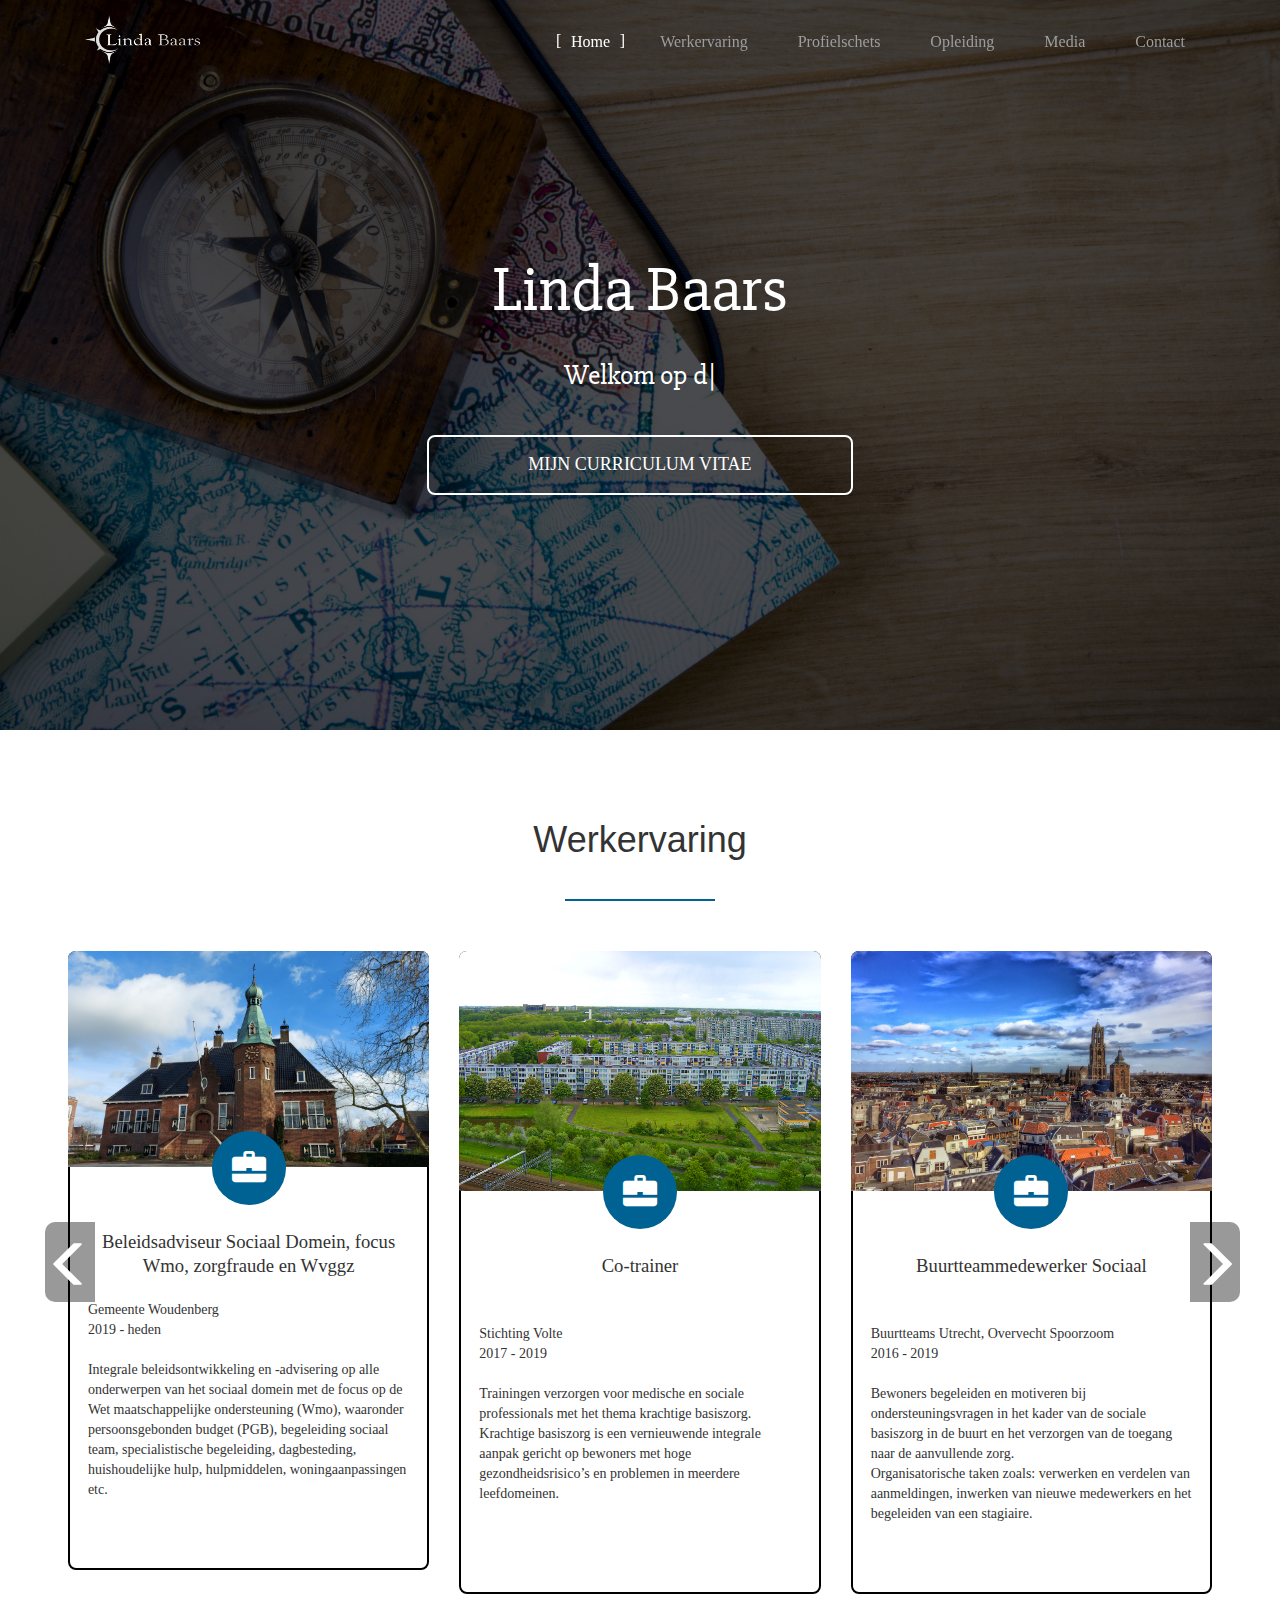
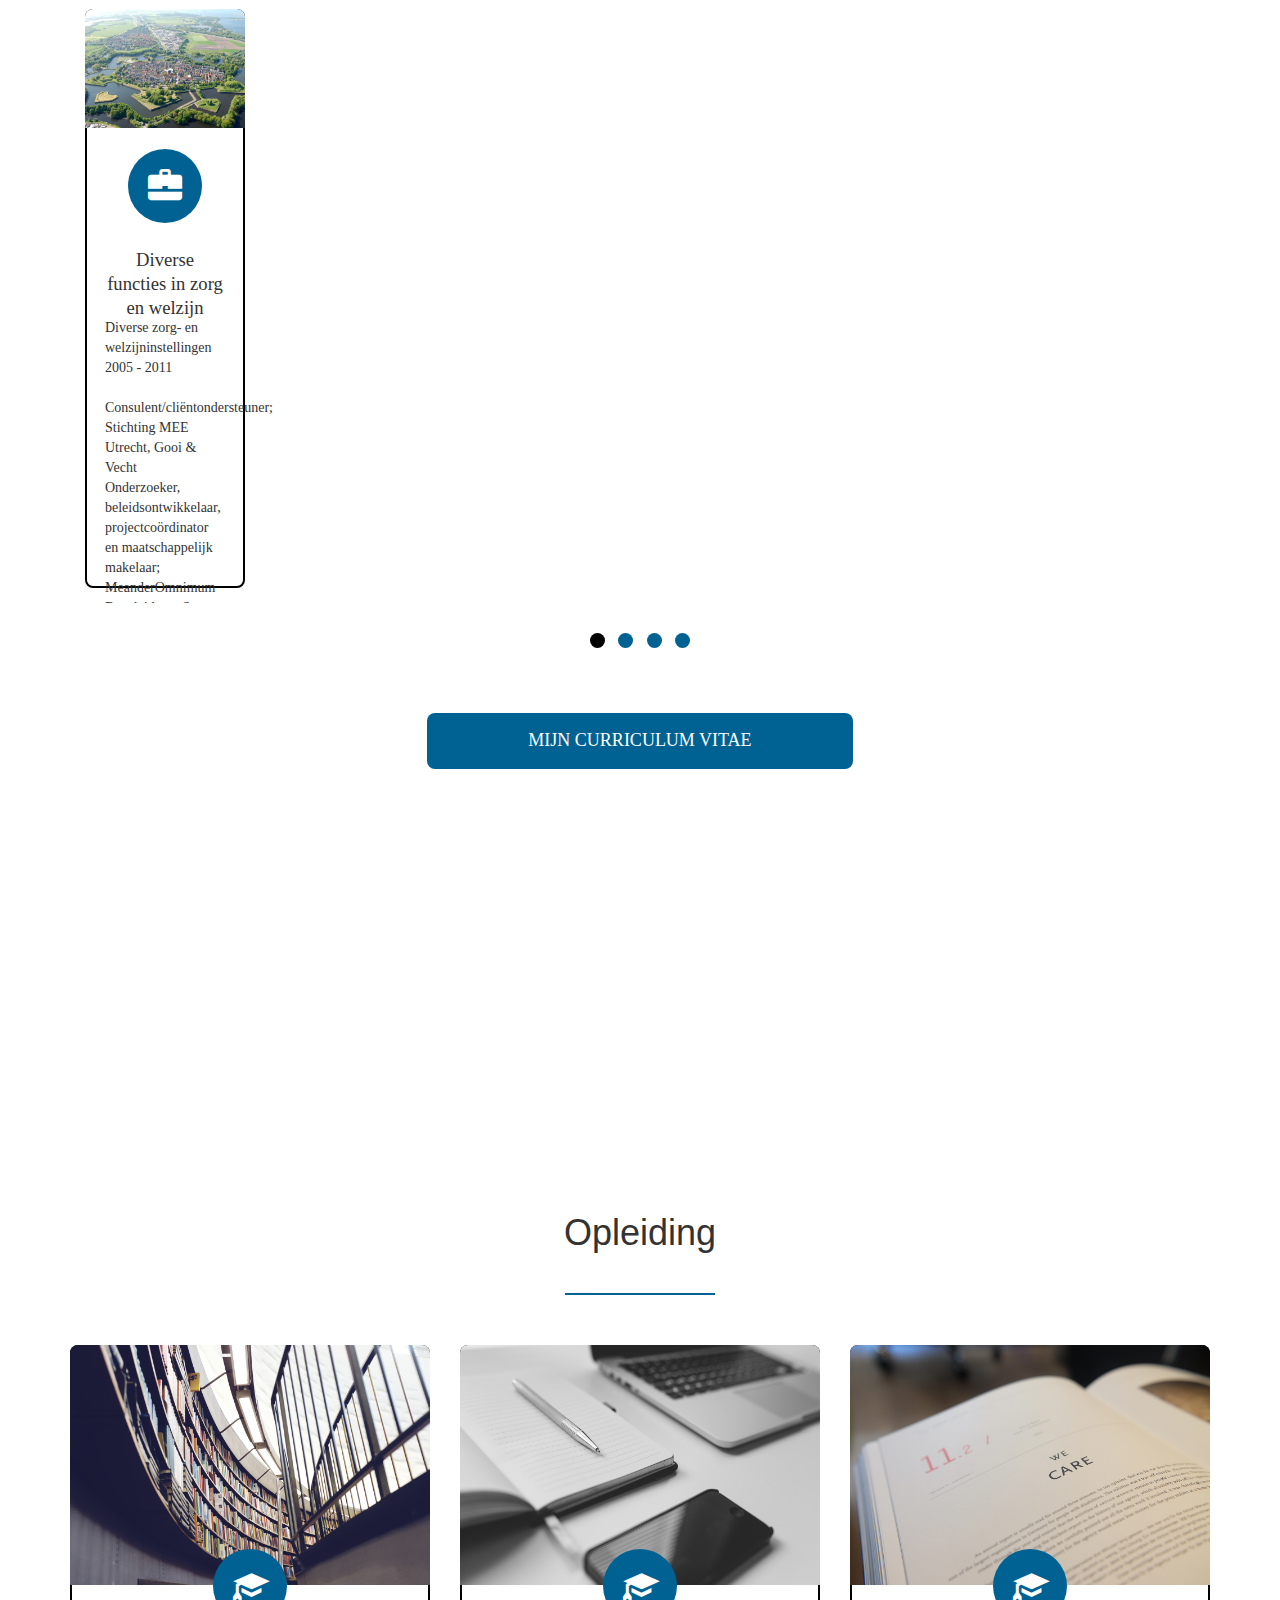
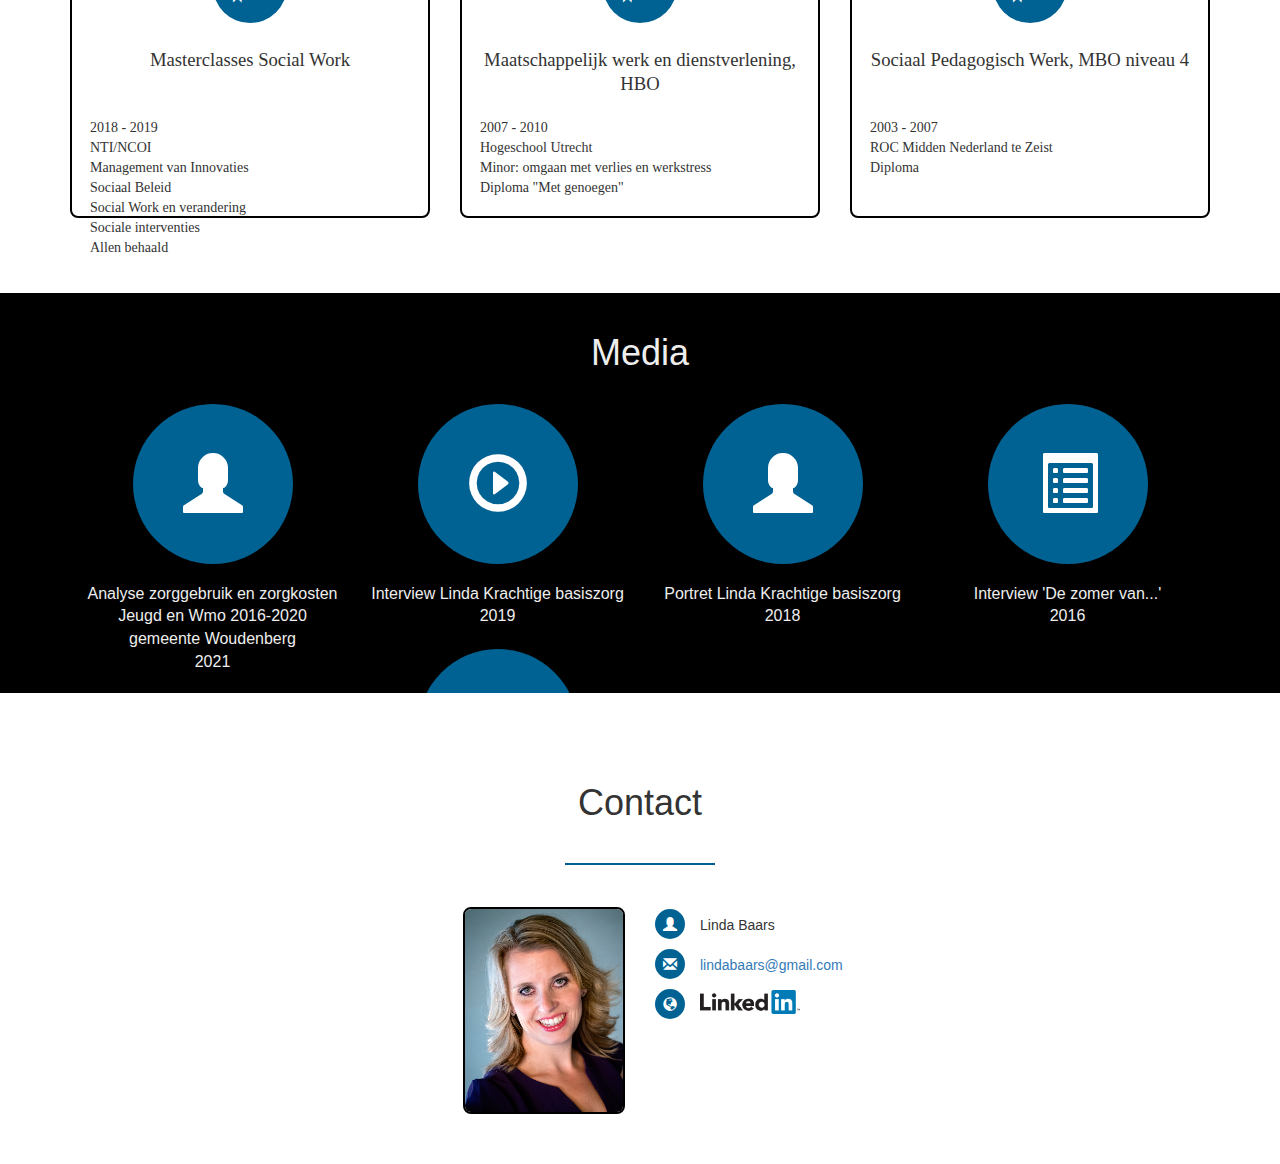
<file: index.html>
<!DOCTYPE html>
<html lang="en" class="myHtml">
<head>
  <title>Linda Baars</title>

  <meta name="description" content="Dit is de website van Linda Baars, beleidsadviseur sociaal domein uit Utrecht">
  <meta name="keywords" content="Beleidsadviseur, sociaal domein, Niet aangeboren hersenletsel, maatschappelijk werker, stichting mee, buurtteams, Curriculum Vitae, portfolio, Maatschappelijk werk en dienstverlening, Sociaal Pedagogisch Werk, wijkteammedewerker, buurtteammedewerker, ambulant begeleider">
  <meta name="author" content="Linda Baars">


  <link href="https://fonts.googleapis.com/css?family=Slabo+27px" rel="stylesheet"> 
  <meta charset="utf-8">
  <!-- <meta name="viewport" content="width=device-width, initial-scale=1"> -->
  <link rel="stylesheet" href="https://maxcdn.bootstrapcdn.com/bootstrap/3.3.7/css/bootstrap.min.css">
  <link rel="stylesheet" href="css/main.css">
  <script src="https://ajax.googleapis.com/ajax/libs/jquery/3.2.1/jquery.min.js"></script>
  <script src="https://maxcdn.bootstrapcdn.com/bootstrap/3.3.7/js/bootstrap.min.js"></script>
  <script src="javascript/functions.js"></script>
</head>
<body class="myBody">

<div class="page home" id="home">
	
	<div class="jumbotron">
		<div class="ribbon"></div>
		<div class="container navbar-fixed-top">
			<nav class="navbar navbar-inverse">
			  <div class="container-fluid">
				<div class="navbar-header ">
				  <button type="button" class="navbar-toggle" data-toggle="collapse" data-target="#myNavbar">
					<span class="icon-bar"></span>
					<span class="icon-bar"></span>
					<span class="icon-bar"></span>
				  </button>
				  <a class="navbar-brand" href="#home"><img src="images/logo.png"></a>
				</div>
				<div class="collapse navbar-collapse" id="myNavbar">
				<ul class="nav navbar-nav navbar-right">
				  <li class="active"><a href="#home">Home</a></li>
				  <li><a href="#werkervaring">Werkervaring</a></li>
				  <li><a href="#profielschets">Profielschets</a></li>
				  <li><a href="#opleiding">Opleiding</a></li>
				  <li><a href="#media">Media</a></li>
				  <li><a href="#contact">Contact</a></li>
				</ul>
				</div>
			  </div>
			</nav>
			
			
			
		</div>
		<div class="title">
			<h1> Linda Baars </h1>
			<div class="subText">&nbsp;<span class="blinker">|</span></div>
			
			<br clear="all">
			<div class="col-md-4 col-xs-2">&nbsp;</div>
			<a href="documents/2022CVLindaBaarsWebsite.pdf" target="_blank" class="btn col-md-4 col-xs-8">Mijn Curriculum Vitae</a>
			<div class="col-md-4 col-xs-2">&nbsp;</div>
		</div>
		
	</div>
</div>
<div class="page werkervaring" id="werkervaring">
	<div class="container">
		<h1>Werkervaring</h1>     
		<div class="seperator"></div>
		<div class="carrousselContainer">
				<div class="carrousselLeft"><span class="glyphicon glyphicon-menu-left"></span></div>
				<div class="carrousselRight"><span class="glyphicon glyphicon-menu-right"></span></div>
			</div>
		<div class="row expandableContainer step1">
			
			<div class="col-md-2 col-xs-12">
				<div class="block">
					<img src="images/20220207_gemeentehuis_Woudenberg 2.jpg"/>
					<div class="datum">2019 - heden</div>
					<span class="glyphicon glyphicon-briefcase"></span>
					<div class="title">
						Beleidsadviseur Sociaal Domein, focus Wmo, zorgfraude en Wvggz
					</div>
					<div class="description">
						Gemeente Woudenberg<br/>2019 - heden<br/><br/>
						Integrale beleidsontwikkeling en -advisering op alle onderwerpen van het sociaal domein met de focus op de Wet maatschappelijke ondersteuning (Wmo), waaronder persoonsgebonden budget (PGB), begeleiding sociaal team, specialistische begeleiding, dagbesteding, huishoudelijke hulp, hulpmiddelen, woningaanpassingen etc.
					</div>
				</div>
			</div>
		
			<div class="col-md-2 col-xs-12">
				<div class="block">
					<img src="images/overvecht.jpg"/>
					<div class="datum">2017 - 2019</div>
					<span class="glyphicon glyphicon-briefcase"></span>
					<div class="title">
						Co-trainer 
					</div>
					<div class="description">
						Stichting Volte<br/>2017 - 2019<br/><br/>
						Trainingen verzorgen voor medische en sociale professionals met het thema krachtige basiszorg. Krachtige basiszorg is een vernieuwende integrale aanpak gericht op bewoners met hoge gezondheidsrisico’s en problemen in meerdere leefdomeinen.
					</div>
				</div>
			</div>

			<div class="col-md-2 col-xs-12">
				<div class="block">
					<img src="images/cathedral-square-in-utrecht-netherlands_small.jpg"/>
					<div class="datum">2016 - heden</div>
					<span class="glyphicon glyphicon-briefcase"></span>
					<div class="title">
						Buurtteammedewerker Sociaal 
					</div>
					<div class="description">
						Buurtteams Utrecht, Overvecht Spoorzoom<br/>2016 - 2019<br/><br/>
						Bewoners begeleiden en motiveren bij ondersteuningsvragen in het
						kader van de sociale basiszorg in de buurt en het verzorgen van de toegang
						naar de aanvullende zorg.<br/>
						Organisatorische taken zoals: verwerken en verdelen van
						aanmeldingen, inwerken van nieuwe medewerkers en het begeleiden
						van een stagiaire.
					</div>
				</div>
			</div>

			<div class="col-md-2 col-xs-12">
				<div class="block">
					<img src="images/206_Rotterdam_bridge_small.jpg"/>
					<div class="datum">2015 - 2016</div>
					<span class="glyphicon glyphicon-briefcase"></span>
					<div class="title">
						Buurt- wijkteammedewerker / Cli&euml;ntondersteuner
					</div>
					<div class="description">
						MEE Rotterdam, Afrikaanderwijk <br/>2015 - 2016<br/><br/>
						Het bieden van informatie, ondersteuning en advies. <br/>
						Bemiddelen en/of co&ouml;rdinatie om samen met de cli&euml;nt het gestelde doel of vraag te realiseren.
						<br/> Co&ouml;rdinatie en evaluatie van de vraag van de cli&euml;nt en het aanbod met als doel een vraaggericht aanbod te realiseren.
					</div>
				</div>
			</div>

			<div class="col-md-2 col-xs-12">
				<div class="block">
					<img src="images/ProfessionalsinNAH.jpg"/>
					<div class="datum">2011 - 2014</div>
					<span class="glyphicon glyphicon-briefcase"></span>
					<div class="title">
						Maatschappelijk werker / <br/>Ambulante begeleider
					</div>
					<div class="description">
						Professionals in NAH <br/>2011 - 2014<br/><br/>
						Informatie en begeleiding<br/>
						Trainen van vaardigheden<br/>
						Praktische hulp in het dagelijks leven<br/>
						Ondersteuning bij wet- en regelgeving<br/>
						Steun en voorlichting aan de omgeving
					</div>
				</div>
			</div>

			<!--<div class="col-md-2 col-xs-12">
				<div class="block">
					<img src="images/naarden.jpg"/>
					<div class="datum">2011</div>
					<span class="glyphicon glyphicon-briefcase"></span>
					<div class="title">
						Consulent regio 't Gooi
					</div>
					<div class="description">
						Stichting MEE Utrecht, Gooi &amp; Vecht <br/>2011<br/><br/>
						Informatie, advies en ondersteuning bieden met betrekking op alle aspecten van het leven aan mensen met een beperking of chronische ziekte.
					</div>
				</div>-->
			</div>
			<div class="col-md-2 col-xs-12">
				<div class="block">
					<img src="images/naarden.jpg"/>
					<div class="datum">2005 - 2011</div>
					<span class="glyphicon glyphicon-briefcase"></span>
					<div class="title">
						Diverse functies in zorg en welzijn
					</div>
					<div class="description">
						Diverse zorg- en welzijninstellingen <br/>2005 - 2011<br/><br/>
						Consulent/cliëntondersteuner; Stichting MEE Utrecht, Gooi & Vecht<br/>
						Onderzoeker, beleidsontwikkelaar, projectcoördinator en maatschappelijk makelaar; MeanderOmnimum<br/>
						Begeleidster; Stoute Schoenen & Bartiméus
					</div>
				</div>
			</div>
			<!-- <div class="col-md-2 col-xs-12">
				<div class="block">
					<img src="images/stouteschoenenbartimeus.jpg"/>
					<div class="datum">2005 - 2010</div>
					<span class="glyphicon glyphicon-briefcase"></span>
					<div class="title">
						Begeleider
					</div>
					<div class="description">
						Stichting Stoute Schoenen &amp; Bartim&eacute;us <br/>2005 - 2010<br/><br/>
						Kinderen en jongeren met autisme en autisme spectrum stoornissen of een meervoudige beperking, waarvan altijd een visuele beperking.
					</div>
				</div>
			</div>-->


		</div>
		<div class="col-md-12 col-xs-12">
			<div id="ballContainer">
				<div class="ball active"></div>
				<div class="ball"></div>
				<div class="ball"></div>
				<div class="ball"></div>
			</div>
		</div>
		<br clear="all">
		<div class="col-md-4 col-xs-2">&nbsp;</div>
		<a href="documents/2022CVLindaBaarsWebsite.pdf" class="btn col-md-4 col-xs-8" target="_blank">Mijn Curriculum Vitae</a>
		<div class="col-md-4 col-xs-2">&nbsp;</div>
		
	</div>
</div>

<div class="page profielschets" id="profielschets">
	<div class="parallax">
		<div class="container">
			<h1>Profielschets</h1>  
			<!-- <div class="seperator"></div> -->
			<div class="row">
				<div class="col col-md-6 col-xs-12">
					Als beleidsadviseur bekijk ik het sociale domein met een integrale blik, waarbij de vraag van de inwoner centraal staat. 
				</div>
				<div class="col col-md-6 col-xs-12">
					Door mijn praktijk- en beleidsmatige werkervaring kan ik beleid en uitvoering in het sociale domein verbinden, bijdragen aan gedragen oplossingen en heb ik aandacht voor politiek-bestuurlijke belangen en hoe deze zich verhouden tot de maatschappelijke context.
				</div>
				
			</div>
			<!--<div class="col col-md-4 col-xs-12">
				<ul>
					<li>Herkennen en omgaan met mensen met een (licht) verstandelijke beperking</li>

					<li>Huiselijk geweld en kindermishandeling</li>

					<li>Oplossingsgerichte gespreksvoering</li>

					<li>Su&iuml;cide preventie</li>

					<li>Omgaan met euthanasie vragen</li>

					<li>Neuro-psychologische diagnostiek</li>

					<li>Communicatie en organisatie van verandering bij NAH</li>

				</ul>
			</div>
			<div class="col col-md-4 col-xs-12">
				<ul>
					<li>Interculturele begeleiding</li>

					<li>Multiple sclerose</li>

					<li>Verdiepende cursus NAH, hersenaandoeningen en hersenanatomie</li>

					<li>Cursus ziekte besef en interventies</li>

					<li>Niet-aangeboren hersenletsel en psychiatrie</li>

					<li>Systemisch kijken en werken</li>

					<li>Basiscursus niet-aangeboren hersenletsel</li>

					<li>Type-cursus: Blind typen</li>
				</ul>
			</div>-->
		</div>
	</div>
</div>

<div class="page opleiding" id="opleiding">
	<div class="container">

		<h1>Opleiding</h1>     
		<div class="seperator"></div>
		<div class="row">

			<div class="col-md-4 col-xs-12">
				<div class="block">
					<img src="images/books-magazines-building-school_small.jpg"/>
					<div class="datum">2018 - heden</div>
					<span class="glyphicon glyphicon-education"></span>
					<div class="title">
						Masterclasses Social Work
					</div>
					<div class="description">
						2018 - 2019 <br/>
						NTI/NCOI <br/>
						Management van Innovaties <br/>
						Sociaal Beleid <br/>
						Social Work en verandering <br/>
						Sociale interventies <br/>
						Allen behaald <br/>


					</div>
				</div>
			</div>

			<div class="col-md-4 col-xs-12">
				<div class="block">
					<img src="images/pexels-photo_small.jpg"/>
					<div class="datum">2007 - 2010</div>
					<span class="glyphicon glyphicon-education"></span>
					<div class="title">
						Maatschappelijk werk en dienstverlening, HBO
					</div>
					<div class="description">
						2007 - 2010 <br/>
						Hogeschool Utrecht <br/>

						Minor: omgaan met verlies en werkstress<br/>

						Diploma "Met genoegen"
					</div>
				</div>
			</div>

			<div class="col-md-4 col-xs-12">
				<div class="block">
					<img src="images/pexels-photo-237756_small.jpg"/>
					<div class="datum">2003 - 2007</div>
					<span class="glyphicon glyphicon-education"></span>
					<div class="title">
						Sociaal Pedagogisch Werk, MBO niveau 4
					</div>
					<div class="description">
						2003 - 2007<br/>
						ROC Midden Nederland te Zeist<br/>
						Diploma<br/><br/>
					</div>
				</div>
			</div>

			
		</div>
		<br clear="all">
		
	</div>
</div>

<div class="page media" id="media">
	<div class="parallax2">
		<div class="container">
			<div class="col col-md-12 col-xs-12">
				<h1>Media</h1>
				<!-- <div class="seperator"></div> -->
			</div>
			<div class="col col-md-3 col-xs-3">
				<a href="documents/Analyse_zorggebruik_en_zorgkosten_Jeugdzorg_en_Wmo_2016-2020__def.pdf" class="glyphicon glyphicon-user" target="_blank"></a>
				<div class="title">Analyse zorggebruik en zorgkosten Jeugd en Wmo 2016-2020 gemeente Woudenberg<br/>2021</div>
			</div>
			<div class="col col-md-3 col-xs-3">
				<a href="https://www.youtube.com/watch?v=kG7D9xOOTK4" class="glyphicon glyphicon-play-circle" target="_blank"></a>
				<div class="title">Interview Linda Krachtige basiszorg<br/>2019</div>
			</div>
			<div class="col col-md-3 col-xs-3">
				<a href="documents/PortretLinda_Krachtigebasiszorg.pdf" class="glyphicon glyphicon-user" target="_blank"></a>
				<div class="title">Portret Linda Krachtige basiszorg<br/>2018</div>
			</div>
			<div class="col col-md-3 col-xs-3">
				<a href="documents/Interview_de_zomer_van.pdf" class="glyphicon glyphicon-list-alt" target="_blank"></a>
				
				<div class="title">Interview 'De zomer van...'<br/>2016</div>
			</div>
			<div class="col col-md-3 col-xs-3">
				<a href="documents/Eindrapportage_orientatie_op_welzijnsactiviteiten_voor_licht_verstandelijk_gehandicapten_in_de_gemeente_Zeist.pdf" class="glyphicon glyphicon-book" target="_blank"></a>
				<div class="title">Rapportage van MeanderOmnium<br/>2011</div>
			</div>
		</div>
	</div>
</div>

<div class="page contact" id="contact">
	<div class="container">

		<h1>Contact</h1>    
		
		<div class="seperator"></div>
			<div class="col col-md-6 col-xs-6">
				<img src="images/IMG_0568_cropped.jpg" class="profilePicture"/>
			</div>
			<div class="col col-md-6 col-xs-6">
				<ul>
					<li><div class="contactBall"><span class="glyphicon glyphicon-user"></span></div>Linda Baars</li>
					<li><div class="contactBall"><span class="glyphicon glyphicon-envelope"></span></div><a href="mailto:lindabaars@gmail.com">lindabaars@gmail.com</a></li>
					
					<li><div class="contactBall"><span class="glyphicon glyphicon-globe"></div><a href="https://www.linkedin.com/in/lindabaars" target="_blank"><img src="images/linkedin.png"/></a></li>
				</ul>
			</div>
			
			<!-- <div class="first-col col-md-4 col-xs-12">
				<input type="text" name="name" placeholder="Naam" class="nameofuser col-md-12 col-xs-12"></textarea>
			</div>
			<div class="email-col col-md-4 col-xs-12">
				<input type="text" name="emailofuser" placeholder="E-mailadres" class="emailofuser col-md-12 col-xs-12">
			</div>
			<div class="last-col col-md-4 col-xs-12">
				<input type="text" name="subjectofuser" placeholder="Onderwerp" class="subjectofuser col-md-12 col-xs-12"></textarea>
			</div>
			<div class="last-col col-md-12 col-xs-12">
				<textarea rows="4" cols="50" name="message" placeholder="Bericht" class="messageofuser col-md-12 col-xs-12"></textarea>
			</div>
											
			<br/>
			<div class="col-md-3 col-xs-2"></div>
			<input type="submit" name="submit" class="btn submitbutton col-md-6 col-xs-8" value="Verstuur!">
			<div class="col-md-3 col-xs-2"></div> -->
	</div>
</div>
<!-- <div class="footer">
	<a href="http://lindabaars.com/">&copy; Copyright 2017 Linda Baars. All rights reserved</a>
</div> --> 

<script>
  (function(i,s,o,g,r,a,m){i['GoogleAnalyticsObject']=r;i[r]=i[r]||function(){
  (i[r].q=i[r].q||[]).push(arguments)},i[r].l=1*new Date();a=s.createElement(o),
  m=s.getElementsByTagName(o)[0];a.async=1;a.src=g;m.parentNode.insertBefore(a,m)
  })(window,document,'script','https://www.google-analytics.com/analytics.js','ga');

  ga('create', 'UA-104641893-1', 'auto');
  ga('send', 'pageview');

</script>
</body>
</html>
</file>
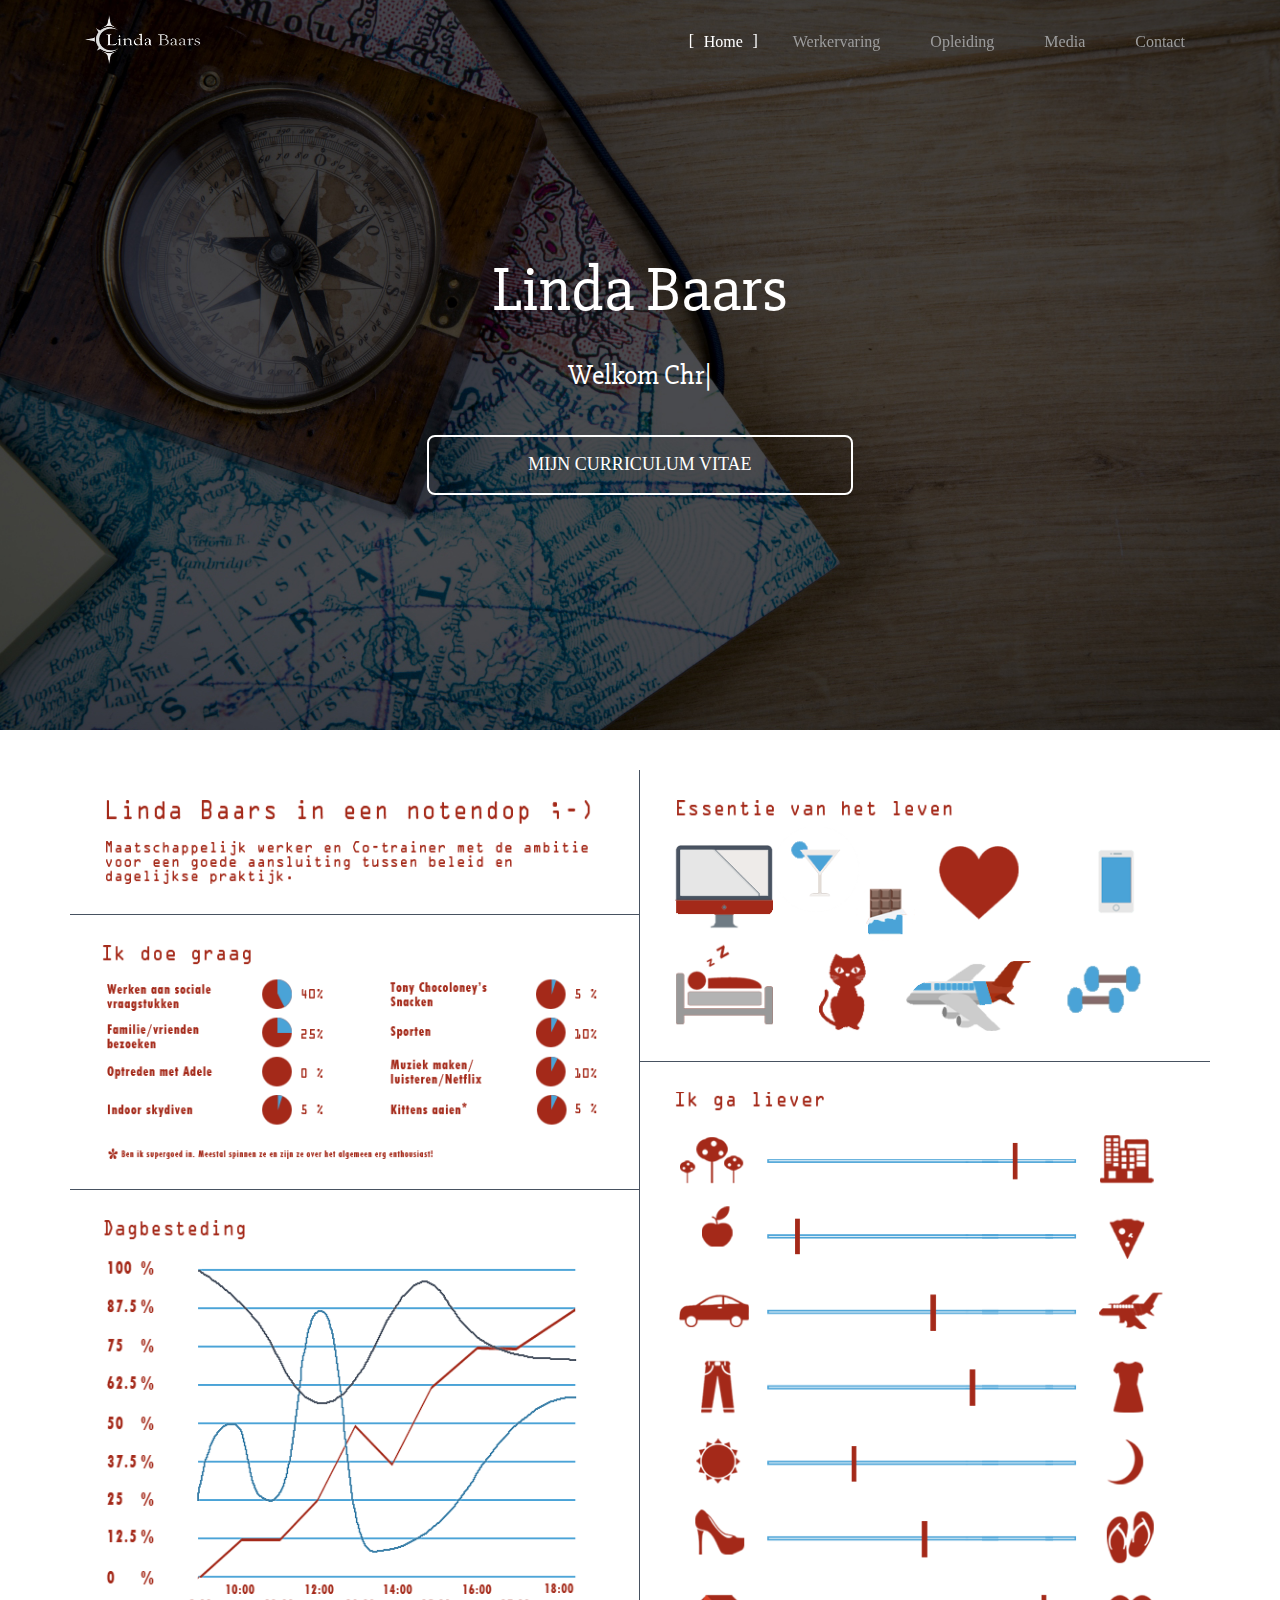
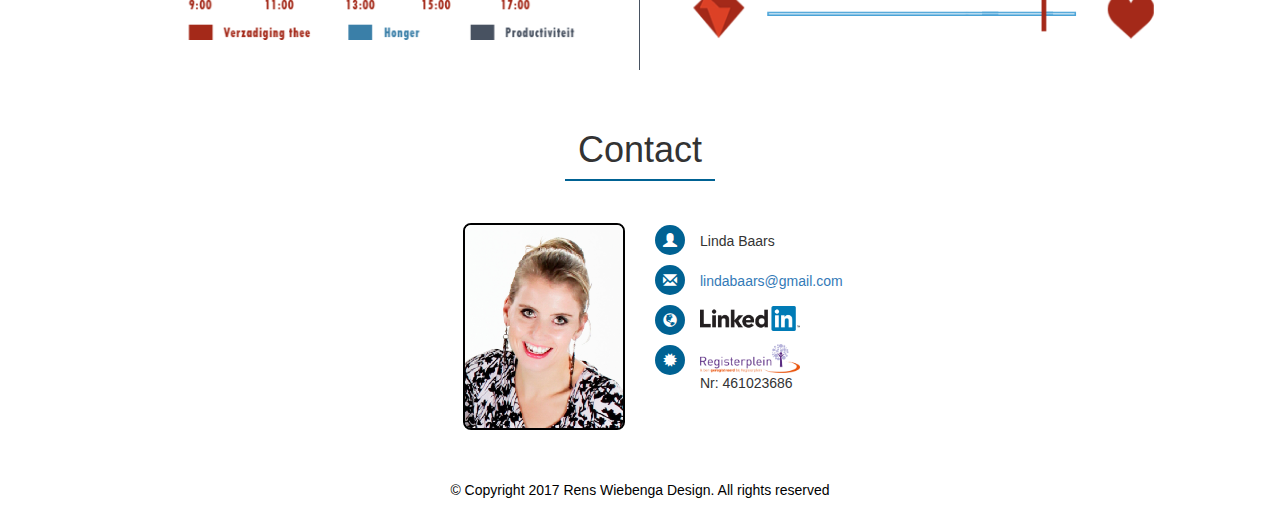
<file: gemeentezeist/index.html>
<!DOCTYPE html>
<html lang="en" class="myHtml">
<head>
  <title>Linda Baars</title>

  <meta name="description" content="Dit is de website van Linda Baars, Registerplein geregistreerd Maatschappelijk Werker uit Utrecht">
  <meta name="keywords" content="Niet aangeboren hersenletsel, maatschappelijk werker, stichting mee, buurtteams, Curriculum Vitae, portfolio, Maatschappelijk werk en dienstverlening, Sociaal Pedagogisch Werk, wijkteammedewerker, buurtteammedewerker, ambulant begeleider">
  <meta name="author" content="Rens Wiebenga">
<link href="https://fonts.googleapis.com/css?family=Shadows+Into+Light" rel="stylesheet">

  <link href="https://fonts.googleapis.com/css?family=Slabo+27px" rel="stylesheet"> 
  <meta charset="utf-8">
  <!-- <meta name="viewport" content="width=device-width, initial-scale=1"> -->
  <link rel="stylesheet" href="https://maxcdn.bootstrapcdn.com/bootstrap/3.3.7/css/bootstrap.min.css">
  <link rel="stylesheet" href="css/main.css">
  <script src="https://ajax.googleapis.com/ajax/libs/jquery/3.2.1/jquery.min.js"></script>
  <script src="https://maxcdn.bootstrapcdn.com/bootstrap/3.3.7/js/bootstrap.min.js"></script>
  <script src="javascript/functions.js"></script>
</head>
<body class="myBody">

<div class="page home" id="home">
	
	<div class="jumbotron">
		<div class="ribbon"></div>
		<div class="container navbar-fixed-top">
			<nav class="navbar navbar-inverse">
			  <div class="container-fluid">
				<div class="navbar-header ">
				  <button type="button" class="navbar-toggle" data-toggle="collapse" data-target="#myNavbar">
					<span class="icon-bar"></span>
					<span class="icon-bar"></span>
					<span class="icon-bar"></span>
				  </button>
				  <a class="navbar-brand" href="http://lindabaars.nl/"><img src="images/logo.png"></a>
				</div>
				<div class="collapse navbar-collapse" id="myNavbar">
				<ul class="nav navbar-nav navbar-right">
				  <li class="active"><a href="http://lindabaars.nl/">Home</a></li>
				  <li><a href="http://lindabaars.nl/">Werkervaring</a></li>
				  <li><a href="http://lindabaars.nl/">Opleiding</a></li>
				  <li><a href="http://lindabaars.nl/">Media</a></li>
				  <li><a href="http://lindabaars.nl/">Contact</a></li>
				</ul>
				</div>
			  </div>
			</nav>
			
			
			
		</div>
		<div class="title">
			<h1> Linda Baars </h1>
			<div class="subText">&nbsp;<span class="blinker">|</span></div>
			
			<br clear="all">
			<div class="col-md-4 col-xs-2">&nbsp;</div>
			<a href="documents/2017CVLindaBaarsWebsite.pdf" target="_blank" class="btn col-md-4 col-xs-8">Mijn Curriculum Vitae</a>
			<div class="col-md-4 col-xs-2">&nbsp;</div>
		</div>
		
	</div>
</div>




<div class="page infographic">
	<div class="container">
		<div class="col-md-6 col-xs-12 forceLeft borderBottom borderRight"><img src="images/intro.png"/></div>
		<div class="col-md-6 col-xs-12 forceRight borderBottom "><img src="images/essentie.png"/></div>
		<div class="col-md-6 col-xs-12 forceLeft borderBottom borderRight"><img src="images/graag.png"/></div>
		
		<div class="col-md-6 col-xs-12 forceRight"><img src="images/liever.png"/></div>
		<div class="col-md-6 col-xs-12 forceLeft borderRight"><img src="images/dagbesteding.png"/></div>
		
		
	</div>
	
</div>

<div class="page contact" id="contact">
	<div class="container">

		<h1>Contact</h1>    
		
		<div class="seperator"></div>
			<div class="col col-md-6 col-xs-6">
				<img src="images/IMG_0568_cropped.jpg" class="profilePicture"/>
			</div>
			<div class="col col-md-6 col-xs-6">
				<ul>
					<li><div class="contactBall"><span class="glyphicon glyphicon-user"></span></div>Linda Baars</li>
					<li><div class="contactBall"><span class="glyphicon glyphicon-envelope"></span></div><a href="mailto:lindabaars@gmail.com">lindabaars@gmail.com</a></li>
					
					<li><div class="contactBall"><span class="glyphicon glyphicon-globe"></div><a href="https://www.linkedin.com/in/lindabaars" target="_blank"><img src="images/linkedin.png"/></a></li>
					<li><div class="contactBall"><span class="glyphicon glyphicon-certificate"></div><a href="http://www.registerplein.nl/" target="_blank"><img src="images/registerplein.png"/></a> <br/>Nr: 461023686</li>
				</ul>
			</div>
			
			<!-- <div class="first-col col-md-4 col-xs-12">
				<input type="text" name="name" placeholder="Naam" class="nameofuser col-md-12 col-xs-12"></textarea>
			</div>
			<div class="email-col col-md-4 col-xs-12">
				<input type="text" name="emailofuser" placeholder="E-mailadres" class="emailofuser col-md-12 col-xs-12">
			</div>
			<div class="last-col col-md-4 col-xs-12">
				<input type="text" name="subjectofuser" placeholder="Onderwerp" class="subjectofuser col-md-12 col-xs-12"></textarea>
			</div>
			<div class="last-col col-md-12 col-xs-12">
				<textarea rows="4" cols="50" name="message" placeholder="Bericht" class="messageofuser col-md-12 col-xs-12"></textarea>
			</div>
											
			<br/>
			<div class="col-md-3 col-xs-2"></div>
			<input type="submit" name="submit" class="btn submitbutton col-md-6 col-xs-8" value="Verstuur!">
			<div class="col-md-3 col-xs-2"></div> -->
	</div>
</div>

<div class="footer">
	<a href="http://renswiebenga.com/">&copy; Copyright 2017 Rens Wiebenga Design. All rights reserved</a>
</div>

<script>
  (function(i,s,o,g,r,a,m){i['GoogleAnalyticsObject']=r;i[r]=i[r]||function(){
  (i[r].q=i[r].q||[]).push(arguments)},i[r].l=1*new Date();a=s.createElement(o),
  m=s.getElementsByTagName(o)[0];a.async=1;a.src=g;m.parentNode.insertBefore(a,m)
  })(window,document,'script','https://www.google-analytics.com/analytics.js','ga');

  ga('create', 'UA-104641893-1', 'auto');
  ga('send', 'pageview');

</script>
</body>
</html>
</file>
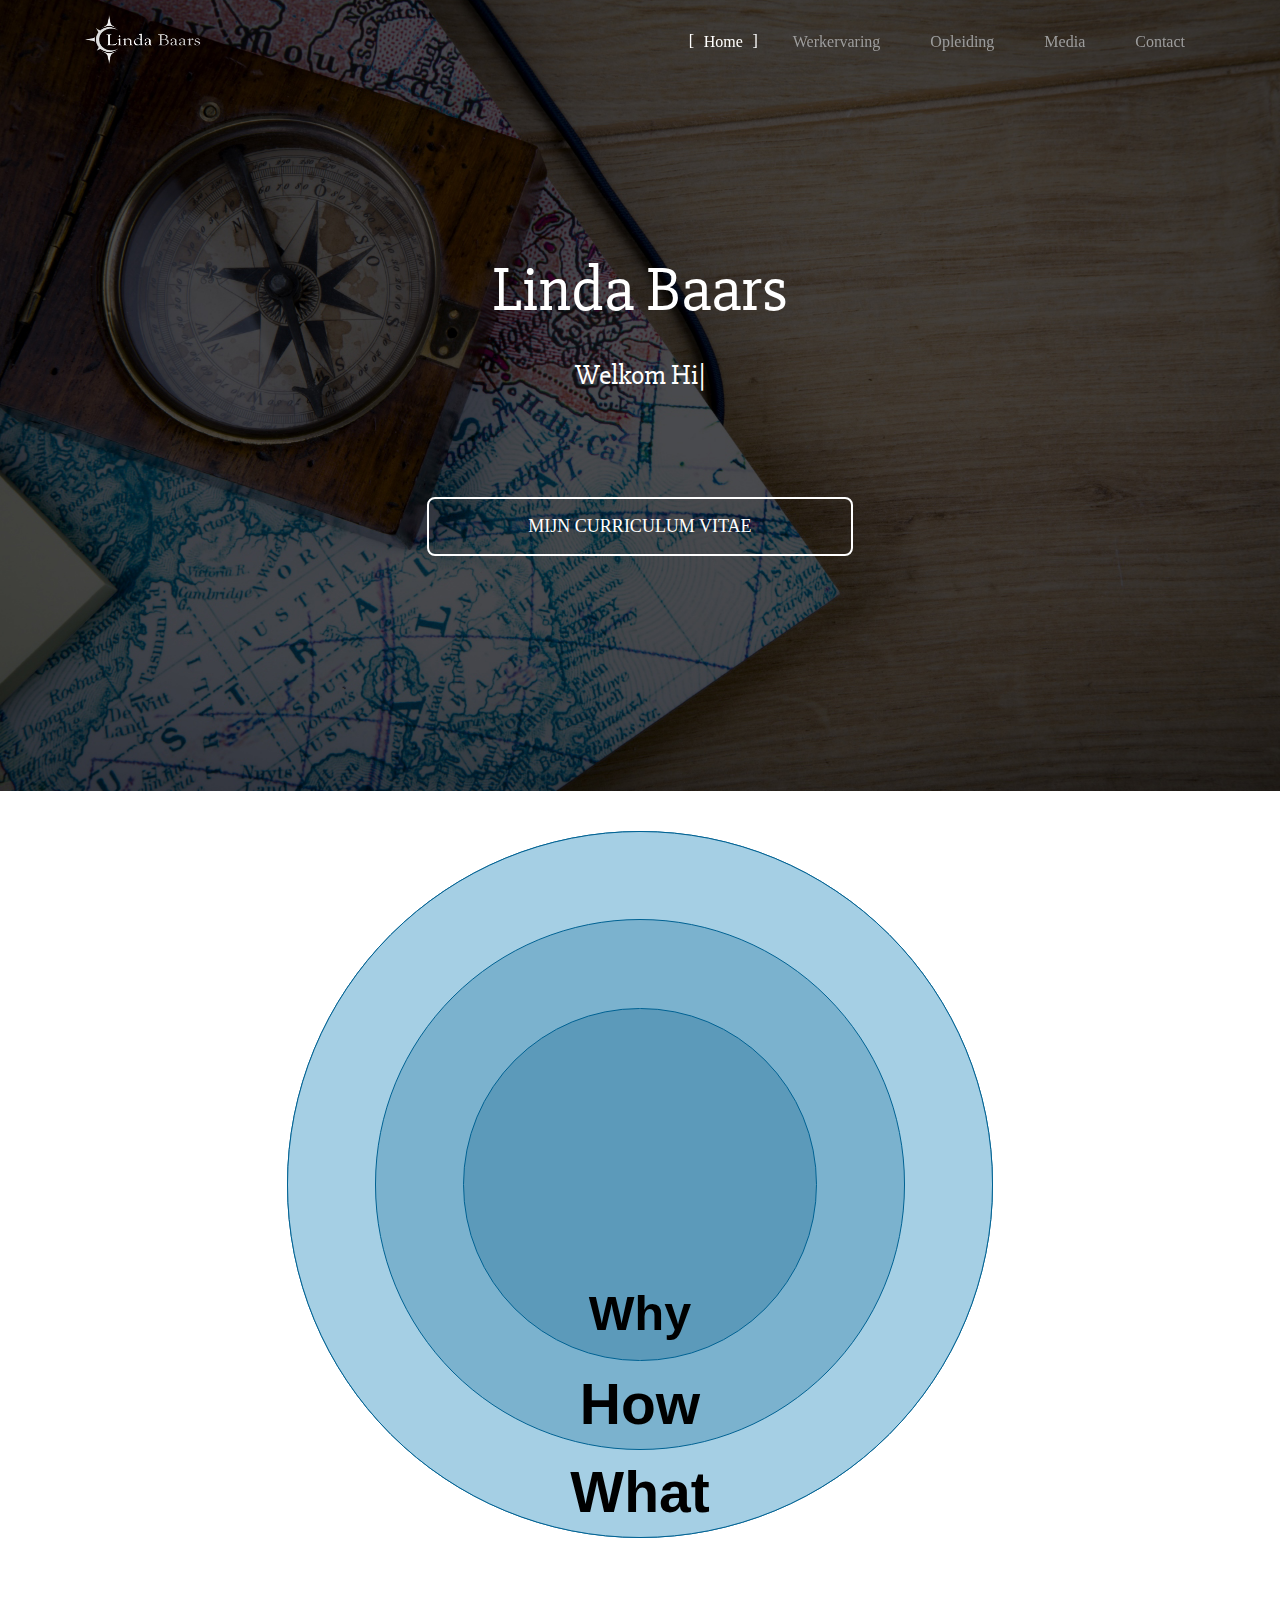
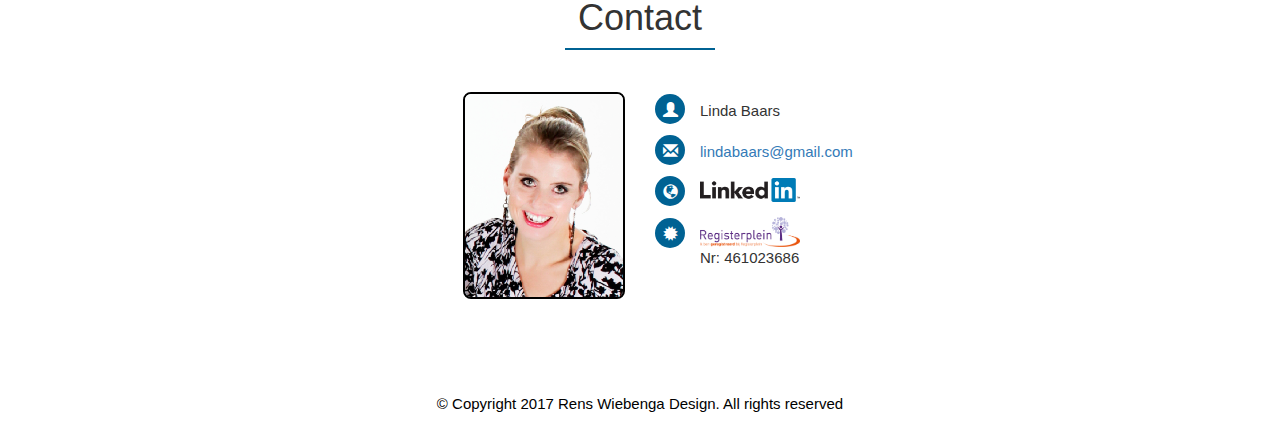
<file: woudenberg/index.html>
<!DOCTYPE html>
<html lang="en" class="myHtml">
<head>
  <title>Linda Baars</title>

  <meta name="description" content="Dit is de website van Linda Baars, Registerplein geregistreerd Maatschappelijk Werker uit Utrecht">
  <meta name="keywords" content="Niet aangeboren hersenletsel, maatschappelijk werker, stichting mee, buurtteams, Curriculum Vitae, portfolio, Maatschappelijk werk en dienstverlening, Sociaal Pedagogisch Werk, wijkteammedewerker, buurtteammedewerker, ambulant begeleider">
  <meta name="author" content="Rens Wiebenga">
<link href="https://fonts.googleapis.com/css?family=Shadows+Into+Light" rel="stylesheet">

  <link href="https://fonts.googleapis.com/css?family=Slabo+27px" rel="stylesheet"> 
  <meta charset="utf-8">
  <!-- <meta name="viewport" content="width=device-width, initial-scale=1"> -->
  <link rel="stylesheet" href="https://maxcdn.bootstrapcdn.com/bootstrap/3.3.7/css/bootstrap.min.css">
  <link rel="stylesheet" href="css/main.css">
  <script src="https://ajax.googleapis.com/ajax/libs/jquery/3.2.1/jquery.min.js"></script>
  <script src="https://maxcdn.bootstrapcdn.com/bootstrap/3.3.7/js/bootstrap.min.js"></script>
  <script src="javascript/functions.js"></script>
</head>
<body class="myBody">

<div class="page home" id="home">
	
	<div class="jumbotron">
		<div class="ribbon"></div>
		<div class="container navbar-fixed-top">
			<nav class="navbar navbar-inverse">
			  <div class="container-fluid">
				<div class="navbar-header ">
				  <button type="button" class="navbar-toggle" data-toggle="collapse" data-target="#myNavbar">
					<span class="icon-bar"></span>
					<span class="icon-bar"></span>
					<span class="icon-bar"></span>
				  </button>
				  <a class="navbar-brand" href="http://lindabaars.nl/"><img src="images/logo.png"></a>
				</div>
				<div class="collapse navbar-collapse" id="myNavbar">
				<ul class="nav navbar-nav navbar-right">
				  <li class="active"><a href="http://lindabaars.nl/">Home</a></li>
				  <li><a href="http://lindabaars.nl/">Werkervaring</a></li>
				  <li><a href="http://lindabaars.nl/">Opleiding</a></li>
				  <li><a href="http://lindabaars.nl/">Media</a></li>
				  <li><a href="http://lindabaars.nl/">Contact</a></li>
				</ul>
				</div>
			  </div>
			</nav>
			
			
			
		</div>
		<div class="title">
			<h1> Linda Baars </h1>
			<div class="subText">&nbsp;<span class="blinker">|</span></div>
			
			<br clear="all">
			<div class="col-md-4 col-xs-2">&nbsp;</div>
			<a href="documents/2019CVLindaBaarsWebsite.pdf" target="_blank" class="btn col-md-4 col-xs-8">Mijn Curriculum Vitae</a>
			<div class="col-md-4 col-xs-2">&nbsp;</div>
		</div>
		
	</div>
</div>




<div class="page infographic">
	<div class="container">
		<div class="circleContainer">

			<div class="circle dog">
				<img src="images/pitbull.jpg">	
			</div>

			<div class="circle large">
				<div class="title">
					What
				</div>

				<!--<div class="subTitle tag">
					Wat heb ik te bieden als kandidaat?
				</div>
				<div class="tag tag1">
					Kennis en ervaring vanuit de werkvloer.
				</div>
				<div class="tag tag2">
					Analytisch vermogen en politiek sensitief.
				</div>
				<div class="tag tag3">
					De burgfunctie tussen burger, werkvloer, beleid en bestuur. 
				</div>
				<div class="tag tag4">
					Actief bezig met mijn ontwikkeling.
				</div>-->
				<div class="question tag">
					Waarom zou ik graag werken bij de gemeente Woudenberg?
				</div>
				<!--<div class="tag tag5">
					Krachtige basiszorg, integrale benadering en positieve gezondheid.
				</div>-->
				<div class="tag tag6">
					<span class="glyphicon glyphicon-star star" aria-hidden="true"></span>
				</div>
				
			</div>
			<div class="circle medium">
					<div class="title">
					How
				</div>
				<div class="tag tag1">
					Kernwaarden
				</div>
				<div class="tag tag2">
					Sterke punten
				</div>
				<!--<div class="tag tag3">
					Doelgerichtheid 
				</div>
				<div class="tag tag4">
					Innovatief
				</div>
				<div class="tag tag5">
					Verbinding
				</div>
				<div class="tag tag6">
					Integrale benadering
				</div>-->
			</div>
			<div class="circle small">
				<div class="title">
					Why
				</div>
				<div class="tag longText">
					Mijn persoonlijke drijfveer: Mensen stimuleren om de uitdagingen die zij tegenkomen in hun leven het
					hoofd te bieden en de kwaliteit van leven van het individu en het welzijn van de samenleving te
					verbeteren
				</div>

			</div>
		</div>	
	</div>
	
</div>

<div class="page contact" id="contact">
	<div class="container">

		<h1>Contact</h1>    
		
		<div class="seperator"></div>
			<div class="col col-md-6 col-xs-6">
				<img src="images/IMG_0568_cropped.jpg" class="profilePicture"/>
			</div>
			<div class="col col-md-6 col-xs-6">
				<ul>
					<li><div class="contactBall"><span class="glyphicon glyphicon-user"></span></div>Linda Baars</li>
					<li><div class="contactBall"><span class="glyphicon glyphicon-envelope"></span></div><a href="mailto:lindabaars@gmail.com">lindabaars@gmail.com</a></li>
					
					<li><div class="contactBall"><span class="glyphicon glyphicon-globe"></div><a href="https://www.linkedin.com/in/lindabaars" target="_blank"><img src="images/linkedin.png"/></a></li>
					<li><div class="contactBall"><span class="glyphicon glyphicon-certificate"></div><a href="http://www.registerplein.nl/" target="_blank"><img src="images/registerplein.png"/></a> <br/>Nr: 461023686</li>
				</ul>
			</div>
			
			<!-- <div class="first-col col-md-4 col-xs-12">
				<input type="text" name="name" placeholder="Naam" class="nameofuser col-md-12 col-xs-12"></textarea>
			</div>
			<div class="email-col col-md-4 col-xs-12">
				<input type="text" name="emailofuser" placeholder="E-mailadres" class="emailofuser col-md-12 col-xs-12">
			</div>
			<div class="last-col col-md-4 col-xs-12">
				<input type="text" name="subjectofuser" placeholder="Onderwerp" class="subjectofuser col-md-12 col-xs-12"></textarea>
			</div>
			<div class="last-col col-md-12 col-xs-12">
				<textarea rows="4" cols="50" name="message" placeholder="Bericht" class="messageofuser col-md-12 col-xs-12"></textarea>
			</div>
											
			<br/>
			<div class="col-md-3 col-xs-2"></div>
			<input type="submit" name="submit" class="btn submitbutton col-md-6 col-xs-8" value="Verstuur!">
			<div class="col-md-3 col-xs-2"></div> -->
	</div>
</div>

<div class="footer">
	<a href="http://renswiebenga.com/">&copy; Copyright 2017 Rens Wiebenga Design. All rights reserved</a>
</div>

<script>
  (function(i,s,o,g,r,a,m){i['GoogleAnalyticsObject']=r;i[r]=i[r]||function(){
  (i[r].q=i[r].q||[]).push(arguments)},i[r].l=1*new Date();a=s.createElement(o),
  m=s.getElementsByTagName(o)[0];a.async=1;a.src=g;m.parentNode.insertBefore(a,m)
  })(window,document,'script','https://www.google-analytics.com/analytics.js','ga');

  ga('create', 'UA-104641893-1', 'auto');
  ga('send', 'pageview');

</script>
<script>

	$('.circle').click(function(){
		event.stopPropagation();
		$(this).addClass('active');
	});


	$('.large').click(function(){
		$(this).addClass('active');
		$('.medium').addClass('inactive');
		$('.small').addClass('inactive');
	});
	$('.medium').click(function(){
		$(this).addClass('active');
		$('.small').addClass('inactive');
	});
	$('.star').click(function(){
		$(this).addClass('active');
		$('.large').addClass('inactive');
	});

	$(window).click(function(){
		$('.circle').removeClass('active');
		$('.large').removeClass('inactive');
		$('.medium').removeClass('inactive');

		$('.small').removeClass('inactive');
	});
	document.body.setScaledFont = function (f) {
       var s = $('.container').width(),
           fs = s * f;
		 
       this.style.fontSize = fs + '%';
       return this
   };

	

   document.body.setScaledFont(0.5);
   window.onresize = function () {
   document.body.setScaledFont(0.5);

	$('.circleContainer').width($('.container').width()*(1-0.5*($('.container').width()/1500)));
	$('.circleContainer').height($('.container').width()*(1-0.5*($('.container').width()/1500)));

   }

	$('.circleContainer').width($('.container').width()*(1-0.5*($('.container').width()/1500)));
	$('.circleContainer').height($('.container').width()*(1-0.5*($('.container').width()/1500)));


</script>
</body>
</html>
</file>
<file: css/main.css>
body, html {
	overflow-x:hidden;
}


a:hover {
	text-decoration:none;
}
.invisible {
	display:none;
}

.home {
	background:#fff;
}

.jumbotron {
	padding-top: 0px !important;
	background: url('../images/background_1_dark.jpg');
	overflow-x:hidden;
	height:auto;
	padding: 0;
	background-repeat: repeat;
	
	background-position: center center;
	-webkit-background-size: cover;
	-moz-background-size: cover;
	-o-background-size: cover;
	background-size: cover;
	background-color: #fff;
}

.ribbon {
	background: rgba(0,0,0,0);
    height: 80px;
    position: fixed;
    width: 100%;
	transition:all 0.5s;
	z-index:100;
	top: 0;
}

.activeRibbon {
	background: rgba(0,0,0,0.9);
}

.nav {
	margin-top: 17px;
}

.navbar-fixed-top {
	position: fixed;
	top:0px;
}

.navbar {
    border-radius: 0px !important;
	font-family: "Palatino Linotype", "Book Antiqua", Palatino, serif;

}

.navbar-toggle {
	margin-top: 21px;
}

.navbar-brand img {
	max-width: 125px;
    position: absolute;
}

.navbar-inverse {
    background: none;
    border: none;
}

.navbar-inverse .navbar-collapse, .navbar-inverse .navbar-form {
    border:none;
	box-shadow: none;
}



.navbar-nav > li > a::after, .navbar-nav > li > a::before, .navbar-nav > li.active a::after, .navbar-nav > li.active a::before {
    top: 0;
    opacity: 0;
    color: #ffffff;
    font-size: 16px;
    line-height: 47px;
    position: absolute;
    -webkit-transition: all 0.3s ease-in-out;
    -moz-transition: all 0.3s ease-in-out;
    -ms-transition: all 0.3s ease-in-out;
    -o-transition: all 0.3s ease-in-out;
    transition: all 0.3s ease-in-out;
}

.navbar-nav > li > a:hover::before, .navbar-nav > li.active a::before {
    opacity: 1;
    left: -5px;
}
.navbar-nav > li > a::before, .navbar-nav > li.active a::before {
    left: 0;
    content: '[';
}

.navbar-nav > li > a:hover::after, .navbar-nav > li.active a::after {
    opacity: 1;
    right: -5px;
}
.navbar-nav > li > a::after, .navbar-nav > li.active a::after {
    right: 0;
    content: ']';
}

.navbar-inverse .navbar-nav>.active>a, .navbar-inverse .navbar-nav>.active>a:focus, .navbar-inverse .navbar-nav>.active>a:hover {
    background: none !important;
}

.nav>li {
    position: relative;
    display: block;
    margin: 0px 10px 0px 10px;
}

.nav>li a {
	font-size: 16px;
	text-transform: capitalize;
}

.page {
	margin-bottom:40px;
}


.jumbotron .title {
	width:100%;
	text-align:center;
	color:#fff;
	font-family: 'Slabo 27px', serif;
	margin-top: 20%;
    margin-bottom: 23%;
}

.jumbotron .title h1 {
	font-weight:500 !important;
	margin-bottom:30px;
}

.jumbotron .title .subText {
	font-weight:500 !important;
	font-size:28px;
	margin-bottom:20px;
}

.blinker {

	font-size:28px;
}

.btn {
	background:transparant;
	border:2px solid #fff;
	border-radius:8px;
	color:#fff;
	padding: 15px 40px;
	font-family: "Palatino Linotype", "Book Antiqua", Palatino, serif;
	margin: 0px auto;
	text-transform:uppercase;
	font-size:18px;
	transition: all 0.3s;
}

.btn:focus, .btn:visited {
	color:#fff;
	outline:none;
}

.btn:hover {
	background:#fff;
	color:#000;
}

.blinker {
  animation: blinker 1s linear infinite;
}

@keyframes blinker {  
  50% { opacity: 0; }
}


h1 {
	text-align:center;
}

/* werkervaring */

.carrousselContainer {
	width: 1170px;
    position: absolute;
    
	height: 687px;
}

.carrousselLeft {
	position:absolute;
	width:50px;
	left: -25px;
	font-size:50px;
	background:rgba(0,0,0,0.4);
	color:#fff;
	z-index:1000;
	height: 80px;
	top: 271px;

	border-top-left-radius: 10px;
	border-bottom-left-radius: 10px;
}

.carrousselRight {
	position:absolute;
	width:50px;
	right:0px;
	font-size:50px;
	background:rgba(0,0,0,0.4);
	color:#fff;
	z-index:1000;
	top: 271px;
	height: 80px;
	border-top-right-radius: 10px;
	border-bottom-right-radius: 10px;
}

.carrousselLeft:hover, .carrousselRight:hover {
	background:rgba(0,0,0,0.9);
	cursor:pointer;
}

.carrousselLeft .glyphicon, .carrousselRight .glyphicon {
	top:calc(50% - 25px);
}

#werkervaring h1, #opleiding h1 , #contact h1 {
	margin-top:50px;
	margin-bottom:40px;
}

.werkervaring .container {
	overflow:hidden;
}

.expandableContainer {
	width:206%;
	position:relative;
}

.seperator {
	border-width: 0px 0px 2px 0px;
	border-style: solid;
	border-color:#006293;
	width:150px;
	margin:0 auto 50px auto;
}

.step1 {
	margin-left: -1.5%;
	transition: all 0.5s;
}
.step2 {
	margin-left: -35%;
	transition: all 0.5s;
}
.step3 {
	margin-left: -70%;
	transition: all 0.5s;
}
.step4 {
	margin-left: -105%;
	transition: all 0.5s;
}

#ballContainer {
	width: 100px;
	height:20px;
	margin:30px auto;
	display: flex;
	justify-content:space-between;
}

.ball {
	background: #006293;
	height:15px;
	width:15px;
	border-radius: 100%;	
	cursor:pointer;
}

.ball:hover, .ball.active {
	background: #000;
}

.block {
	width:100%;
	border-radius:8px;
	-webkit-box-shadow:inset 0px 0px 0px 2px #000;
    -moz-box-shadow:inset 0px 0px 0px 2px #000;
    box-shadow:inset 0px 0px 0px 2px #000;
	font-family: "Palatino Linotype", "Book Antiqua", Palatino, serif;
	text-align:center;
	transition: all 0.3s;
	margin-bottom: 15px;
}

.block:hover  {
	-webkit-box-shadow:inset 0px 0px 0px 2px #006293;
    -moz-box-shadow:inset 0px 0px 0px 2px #006293;
    box-shadow:inset 0px 0px 0px 2px #006293;
}

.block .datum {
	font-size: 40px;
    z-index: 51;
    color: #fff;
    position: relative;
    text-align: center;
    top: -100px;
	opacity:0;
    transition: all 0.3s;
}

.block:hover .datum {
	
	top:-160px;
	opacity:1;
}

.block span {
	padding:20px;
	border-radius:100%;
	background:#006293;
	color:#fff;
	font-size:34px;
	margin-top:-38px;
	top: -55px;
	background:#006293;
	transition: all 0.3s;
}

.block:hover span {
	background:#000;
}

.block img {
	width:100%;
	border-top-left-radius: 8px;
	border-top-right-radius: 8px;
	transition: all 0.3s;
	max-height: 240px;
}

.block:hover img {
	filter: brightness(30%);
}



.block .title{
	text-align:center;
	font-size:14pt;
	padding:0px 20px;
	width:100%;
	line-height:24px;
	height:70px;
	margin-top: -30px;
}

.block .description{
	padding: 0px 20px 20px 20px;
	width:100%;
	text-align:left;
	height:270px;
}

.opleiding .block .description {
	height:100px;
}

.werkervaring .btn, .werkervaring .btn:visited , .werkervaring .btn:focus, .contact .btn, .contact .btn:visited , .contact .btn:focus {
	background: #006293;
	color:#fff;
	outline:none;
	margin-top: 30px;
	margin-bottom:30px;
	border:none;
}

.werkervaring .btn:hover, .contact .btn:hover {
	background: #000;
	color:#fff;
}
/*  cursus*/

.cursus {
	background: #000;
	color: #eee;
}

.cursus .container{
	position:relative;
	height:auto;
}

.cursus .container .col {
	margin-top:20px;
}

/* media */

.media {
	height: 400px;
	overflow:hidden;
	background:#000;
	color: #eee;
}

.media .container .col {
	margin-top:20px;
	    text-align: center;
}

.media .container .col a {
	cursor:pointer;
}

.media .container .col a:hover {
	background:#000;
}


.media .col a{
	color:#fff;
	padding:50px;
	border-radius:100%;
	background:#006293;
	font-size:60px;
}

.media .col .title{
	font-size:16px;
	margin-top:20px;
	text-align:center;
}

h1 {
	    
}

.parallax {
    /* The image used */
    background-image: url("../images/pexels-photo_3_dark_small.jpg");
    /* Set a specific height */
	height:auto;
    min-height: 400px; 
    /* Create the parallax scrolling effect */
    background-attachment: fixed;
    background-position: center;
    background-repeat: no-repeat;
    background-size: cover;
	font-size:20px;
	text-align:justify;
	padding-top: 30px;
	padding-bottom: 50px;
	color:#fff;
}

.center {
	text-align:center;
	font-size:33px;
}

.parallax .seperator, .parallax2 .seperator {
	border-color:#fff;
}

.parallax .col {
	padding:20px 60px 20px 60px;
}

.parallax2 {
    /* The image used */
    background-image: url("../images/pexels-photo-300412_dark_small.jpg");
    /* Set a specific height */
	height:auto;
    min-height: 400px; 
    /* Create the parallax scrolling effect */
    background-attachment: fixed;
    background-position: center;
    background-repeat: no-repeat;
    background-size: cover;
}

/* contact */

.contact {
	margin-bottom:50px;
}

.contact .container a {
	
}

.contact .container img {
	width: 100px;
	margin-top: -8px;
}

.contact input, .contact textarea {
	border:2px solid #000;
	border-radius: 8px;
	padding:20px;
	
	margin-bottom:15px;
}

.contact input:focus, .contact input:active, .contact textarea:focus, .contact textarea:active {
	outline:none;
	column-rule-color:none;

}

.contact .container .first-col, .last-col {
	padding-right:0px;
	padding-left:0px;
}

.contact .container ul {
	padding-left:0px;
}

.contact .container ul li {
	 list-style:none;
	 padding-bottom:20px;
}

.container .contactBall {
	background:#006293;
	border-radius: 100%;
	width:30px;
	height:30px;
	float:left;
	color:#fff;
	text-align:center;
	padding-top:6px;
	margin-top:-6px;
	margin-right:15px;
}

.contact .container img.profilePicture {
	width:30%;
	max-width:300px;
	border: 2px solid #000;
	border-radius: 8px;
	float:right;
}

.badInput {
	border: 2px solid red !important;
	color:red;
}

iframe .fielderror {
	display:none;
}

.footer {
	text-align:center;
	margin-bottom:10px;
}
.footer a {
	color:#000;
}


@media (max-width: 490px) {
	.contactBall {
		display:none;
	}
	.contact .container ul li {
		font-size:11px;
	}

}

@media (max-width: 720px) {
	.btn {
		font-size:12px;
		    padding: 15px 5px;
	}
}

@media (max-width: 768px) {
	.navbar-collapse ul {
		background: #000;
		opacity:0.9;
	}

	.navbar-collapse ul li a:before, .navbar-collapse ul li a:after {
		margin-top: -4px;
	}

	.media .col a{
		color:#fff;
		padding:30px;
		border-radius:100%;
		background:#006293;
		font-size:30px;
	}

	
	.media .col .title{
		font-size: 16px;
		right: 0px;  
		position: relative;
		z-index: 100;
		top:0;
		}

	
	.parallax {
		font-size:18px;
		padding-top: 0px;
		padding-bottom: 20px;
	}
	

}

@media (max-width: 991px) {
	.email-col {
		padding-left:0px;
		padding-right:0px;
	}
	.expandableContainer {
		width:100%;
	}
	#ballContainer {
		display:none;
	}
	.block .description {
		height:auto;
	}
	.row {
		margin-right: 0px;
		margin-left: 0px; 
	}
	.carrousselContainer {
		display:none;
	}
	
}
@media (max-width: 1200px) {
	.carrousselContainer {
		width: 970px;
		height: 636px;
	}
	.carrousselRight {
		right: 7px;
	}
}
</file>
<file: gemeentezeist/css/main.css>
body, html {
	overflow-x:hidden;
}


a:hover {
	text-decoration:none;
}
.invisible {
	display:none;
}

.home {
	background:#fff;
}

.jumbotron {
	padding-top: 0px !important;
	background: url('../images/background_1_dark.jpg');
	overflow-x:hidden;
	height:auto;
	padding: 0;
	background-repeat: repeat;
	
	background-position: center center;
	-webkit-background-size: cover;
	-moz-background-size: cover;
	-o-background-size: cover;
	background-size: cover;
	background-color: #fff;
}

.ribbon {
	background: rgba(0,0,0,0);
    height: 80px;
    position: fixed;
    width: 100%;
	transition:all 0.5s;
	z-index:100;
	top: 0;
}

.activeRibbon {
	background: rgba(0,0,0,0.9);
}

.nav {
	margin-top: 17px;
}

.navbar-fixed-top {
	position: fixed;
	top:0px;
}

.navbar {
    border-radius: 0px !important;
	font-family: "Palatino Linotype", "Book Antiqua", Palatino, serif;

}

.navbar-toggle {
	margin-top: 21px;
}

.navbar-brand img {
	max-width: 125px;
    position: absolute;
}

.navbar-inverse {
    background: none;
    border: none;
}

.navbar-inverse .navbar-collapse, .navbar-inverse .navbar-form {
    border:none;
	box-shadow: none;
}



.navbar-nav > li > a::after, .navbar-nav > li > a::before, .navbar-nav > li.active a::after, .navbar-nav > li.active a::before {
    top: 0;
    opacity: 0;
    color: #ffffff;
    font-size: 16px;
    line-height: 47px;
    position: absolute;
    -webkit-transition: all 0.3s ease-in-out;
    -moz-transition: all 0.3s ease-in-out;
    -ms-transition: all 0.3s ease-in-out;
    -o-transition: all 0.3s ease-in-out;
    transition: all 0.3s ease-in-out;
}

.navbar-nav > li > a:hover::before, .navbar-nav > li.active a::before {
    opacity: 1;
    left: -5px;
}
.navbar-nav > li > a::before, .navbar-nav > li.active a::before {
    left: 0;
    content: '[';
}

.navbar-nav > li > a:hover::after, .navbar-nav > li.active a::after {
    opacity: 1;
    right: -5px;
}
.navbar-nav > li > a::after, .navbar-nav > li.active a::after {
    right: 0;
    content: ']';
}

.navbar-inverse .navbar-nav>.active>a, .navbar-inverse .navbar-nav>.active>a:focus, .navbar-inverse .navbar-nav>.active>a:hover {
    background: none !important;
}

.nav>li {
    position: relative;
    display: block;
    margin: 0px 10px 0px 10px;
}

.nav>li a {
	font-size: 16px;
	text-transform: capitalize;
}

.page {
	margin-bottom:40px;
}


.jumbotron .title {
	width:100%;
	text-align:center;
	color:#fff;
	font-family: 'Slabo 27px', serif;
	margin-top: 20%;
    margin-bottom: 23%;
}

.jumbotron .title h1 {
	font-weight:500 !important;
	margin-bottom:30px;
}

.jumbotron .title .subText {
	font-weight:500 !important;
	font-size:28px;
	margin-bottom:20px;
}

.blinker {

	font-size:28px;
}

.btn {
	background:transparant;
	border:2px solid #fff;
	border-radius:8px;
	color:#fff;
	padding: 15px 40px;
	font-family: "Palatino Linotype", "Book Antiqua", Palatino, serif;
	margin: 0px auto;
	text-transform:uppercase;
	font-size:18px;
	transition: all 0.3s;
}

.btn:focus, .btn:visited {
	color:#fff;
	outline:none;
}

.btn:hover {
	background:#fff;
	color:#000;
}

.blinker {
  animation: blinker 1s linear infinite;
}

@keyframes blinker {  
  50% { opacity: 0; }
}


h1 {
	text-align:center;
}

/* werkervaring */

#werkervaring h1, #opleiding h1 {
	margin-top:50px;
	margin-bottom:40px;
}

.werkervaring .container {
	overflow:hidden;
}

.expandableContainer {
	width:206%;
}

.seperator {
	border-width: 0px 0px 2px 0px;
	border-style: solid;
	border-color:#006293;
	width:150px;
	margin:0 auto 50px auto;
}

.step1 {
	margin-left: -1.5%;
	transition: all 0.5s;
}
.step2 {
	margin-left: -35%;
	transition: all 0.5s;
}
.step3 {
	margin-left: -70%;
	transition: all 0.5s;
}
.step4 {
	margin-left: -105%;
	transition: all 0.5s;
}

#ballContainer {
	width: 100px;
	height:20px;
	margin:30px auto;
	display: flex;
	justify-content:space-between;
}

.ball {
	background: #006293;
	height:15px;
	width:15px;
	border-radius: 100%;	
	cursor:pointer;
}

.ball:hover, .ball.active {
	background: #000;
}

.block {
	width:100%;
	border-radius:8px;
	-webkit-box-shadow:inset 0px 0px 0px 2px #000;
    -moz-box-shadow:inset 0px 0px 0px 2px #000;
    box-shadow:inset 0px 0px 0px 2px #000;
	font-family: "Palatino Linotype", "Book Antiqua", Palatino, serif;
	text-align:center;
	transition: all 0.3s;
	margin-bottom: 15px;
}

.block:hover  {
	-webkit-box-shadow:inset 0px 0px 0px 2px #006293;
    -moz-box-shadow:inset 0px 0px 0px 2px #006293;
    box-shadow:inset 0px 0px 0px 2px #006293;
}

.block .datum {
	font-size: 40px;
    z-index: 51;
    color: #fff;
    position: relative;
    text-align: center;
    top: -100px;
	opacity:0;
    transition: all 0.3s;
}

.block:hover .datum {
	
	top:-160px;
	opacity:1;
}

.block span {
	padding:20px;
	border-radius:100%;
	background:#006293;
	color:#fff;
	font-size:34px;
	margin-top:-38px;
	    top: -55px;
	background:#006293;
	transition: all 0.3s;
}

.block:hover span {
	background:#000;
}

.block img {
	width:100%;
	border-top-left-radius: 8px;
	border-top-right-radius: 8px;
	transition: all 0.3s;
}

.block:hover img {
	filter: brightness(30%);
}



.block .title{
	text-align:center;
	font-size:14pt;
	padding:0px 20px;
	width:100%;
	line-height:24px;
	height:70px;
	margin-top: -30px;
}

.block .description{
	padding: 0px 20px 20px 20px;
	width:100%;
	text-align:left;
	height:270px;
}

.opleiding .block .description {
	height:100px;
}

.werkervaring .btn, .werkervaring .btn:visited , .werkervaring .btn:focus, .contact .btn, .contact .btn:visited , .contact .btn:focus {
	background: #006293;
	color:#fff;
	outline:none;
	margin-top: 30px;
	margin-bottom:30px;
	border:none;
}

.werkervaring .btn:hover, .contact .btn:hover {
	background: #000;
	color:#fff;
}
/*  cursus*/

.cursus {
	background: #000;
	color: #eee;
}

.cursus .container{
	position:relative;
	height:auto;
}

.cursus .container .col {
	margin-top:20px;
}

/* media */

.media {
	height: 400px;
	overflow:hidden;
	background:#000;
	color: #eee;
}

.media .container .col {
	margin-top:20px;
}

.media .container .col a {
	cursor:pointer;
}

.media .container .col a:hover {
	background:#000;
}

.media .col:nth-child(2) a{
	color:#fff;
	padding:50px;
	border-radius:100%;
	background:#006293;
	font-size:60px;
	right:25%;
	position:absolute;
}

.media .col:nth-child(3) a{
	color:#fff;
	padding:50px;
	border-radius:100%;
	background:#006293;
	font-size:60px;
	left:25%;
	position:absolute;
}

.media .col:nth-child(2) .title{
	font-size:16px;
	right: 22.5%;
	top:180px;
	position:absolute;
	text-align:center;
}

.media .col:nth-child(3) .title{
	font-size:16px;
	left:19%;
	top:180px;
	position:absolute;
	text-align:center;
}


.parallax {
    /* The image used */
    background-image: url("../images/pexels-photo_3_dark_small.jpg");
    /* Set a specific height */
	height:auto;
    min-height: 400px; 
    /* Create the parallax scrolling effect */
    background-attachment: fixed;
    background-position: center;
    background-repeat: no-repeat;
    background-size: cover;
}

.parallax2 {
    /* The image used */
    background-image: url("../images/pexels-photo-300412_dark_small.jpg");
    /* Set a specific height */
	height:auto;
    min-height: 400px; 
    /* Create the parallax scrolling effect */
    background-attachment: fixed;
    background-position: center;
    background-repeat: no-repeat;
    background-size: cover;
}

/* contact */

.contact {
	margin-bottom:50px;
}

.contact .container a {
	
}

.contact .container img {
	width: 100px;
	margin-top: -8px;
}

.contact input, .contact textarea {
	border:2px solid #000;
	border-radius: 8px;
	padding:20px;
	
	margin-bottom:15px;
}

.contact input:focus, .contact input:active, .contact textarea:focus, .contact textarea:active {
	outline:none;
	column-rule-color:none;

}

.contact .container .first-col, .last-col {
	padding-right:0px;
	padding-left:0px;
}

.contact .container ul {
	padding-left:0px;
}

.contact .container ul li {
	 list-style:none;
	 padding-bottom:20px;
}

.container .contactBall {
	background:#006293;
	border-radius: 100%;
	width:30px;
	height:30px;
	float:left;
	color:#fff;
	text-align:center;
	padding-top:6px;
	margin-top:-6px;
	margin-right:15px;
}

.contact .container img.profilePicture {
	width:30%;
	max-width:300px;
	border: 2px solid #000;
	border-radius: 8px;
	float:right;
}

.badInput {
	border: 2px solid red !important;
	color:red;
}

iframe .fielderror {
	display:none;
}

.footer {
	text-align:center;
	margin-bottom:10px;
}
.footer a {
	color:#000;
}


@media (max-width: 490px) {
	.contactBall {
		display:none;
	}
	.contact .container ul li {
		font-size:11px;
	}

}

@media (max-width: 720px) {
	.btn {
		font-size:12px;
		    padding: 15px 5px;
	}
}

@media (max-width: 768px) {
	.navbar-collapse ul {
		background: #000;
		opacity:0.9;
	}

	.navbar-collapse ul li a:before, .navbar-collapse ul li a:after {
		margin-top: -4px;
	}

	.media .col:nth-child(2) a{
		color:#fff;
		padding:30px;
		border-radius:100%;
		background:#006293;
		font-size:30px;
		right:25%;
		position:absolute;
	}

	.media .col:nth-child(3) a{
		color:#fff;
		padding:30px;
		border-radius:100%;
		background:#006293;
		font-size:30px;
		left:25%;
		position:absolute;
	}
	.media .col:nth-child(2) .title{
		font-size: 16px;
		right: 0px; 
		left: 15%; 
		margin-top: 110px;
		position: relative;
		z-index: 100;
		top:0;
		}

	.media .col:nth-child(3) .title{
		font-size: 16px; 
		left: -12%;
		margin-top: 110px;
		position: relative;
		z-index: 100;
		top:0;
	}


}

@media (max-width: 991px) {
	.email-col {
		padding-left:0px;
		padding-right:0px;
	}
	.expandableContainer {
		width:100%;
	}
	#ballContainer {
		display:none;
	}
	.block .description {
		height:auto;
	}
	.row {
		margin-right: 0px;
		margin-left: 0px; 
	}
	
}


.chart {
  width: 100%; 
  padding: 0px 20px;
}

.quote {
	font-family: 'Shadows Into Light', cursive;
	font-size:50px;
	text-align:center;
	margin-top:80px;
	margin-bottom:30px;
}

.author {
	font-family: "Courier New", Courier, monospace;
	font-size:20px;
	text-align:right;
	margin-bottom:120px;
}


.forceRight {
	float:right;
}

.forceLeft {
	float:left;
}

.infographic .container img{
	margin:30px 0px;
	width:100%;
}

.borderBottom {
	border-bottom: 1px solid #485261;
}

.borderRight {
	border-right: 1px solid #485261;
}

@media (max-width: 991px) {
	.borderBottom, .borderRight {
		border: none;
	}
	.infographic .container .col-md-6{
		text-align:center;
	}
}
</file>
<file: woudenberg/css/main.css>
body, html {
	overflow-x:hidden;
}


a:hover {
	text-decoration:none;
}
.invisible {
	display:none;
}

.home {
	background:#fff;
}

.jumbotron {
	padding-top: 0px !important;
	background: url('../images/background_1_dark.jpg');
	overflow-x:hidden;
	height:auto;
	padding: 0;
	background-repeat: repeat;
	
	background-position: center center;
	-webkit-background-size: cover;
	-moz-background-size: cover;
	-o-background-size: cover;
	background-size: cover;
	background-color: #fff;
}

.ribbon {
	background: rgba(0,0,0,0);
    height: 80px;
    position: fixed;
    width: 100%;
	transition:all 0.5s;
	z-index:100;
	top: 0;
}

.activeRibbon {
	background: rgba(0,0,0,0.9);
}

.nav {
	margin-top: 17px;
}

.navbar-fixed-top {
	position: fixed;
	top:0px;
}

.navbar {
    border-radius: 0px !important;
	font-family: "Palatino Linotype", "Book Antiqua", Palatino, serif;

}

.navbar-toggle {
	margin-top: 21px;
}

.navbar-brand img {
	max-width: 125px;
    position: absolute;
}

.navbar-inverse {
    background: none;
    border: none;
}

.navbar-inverse .navbar-collapse, .navbar-inverse .navbar-form {
    border:none;
	box-shadow: none;
}



.navbar-nav > li > a::after, .navbar-nav > li > a::before, .navbar-nav > li.active a::after, .navbar-nav > li.active a::before {
    top: 0;
    opacity: 0;
    color: #ffffff;
    font-size: 16px;
    line-height: 47px;
    position: absolute;
    -webkit-transition: all 0.3s ease-in-out;
    -moz-transition: all 0.3s ease-in-out;
    -ms-transition: all 0.3s ease-in-out;
    -o-transition: all 0.3s ease-in-out;
    transition: all 0.3s ease-in-out;
}

.navbar-nav > li > a:hover::before, .navbar-nav > li.active a::before {
    opacity: 1;
    left: -5px;
}
.navbar-nav > li > a::before, .navbar-nav > li.active a::before {
    left: 0;
    content: '[';
}

.navbar-nav > li > a:hover::after, .navbar-nav > li.active a::after {
    opacity: 1;
    right: -5px;
}
.navbar-nav > li > a::after, .navbar-nav > li.active a::after {
    right: 0;
    content: ']';
}

.navbar-inverse .navbar-nav>.active>a, .navbar-inverse .navbar-nav>.active>a:focus, .navbar-inverse .navbar-nav>.active>a:hover {
    background: none !important;
}

.nav>li {
    position: relative;
    display: block;
    margin: 0px 10px 0px 10px;
}

.nav>li a {
	font-size: 16px;
	text-transform: capitalize;
}

.page {
	margin-bottom:40px;
}


.jumbotron .title {
	width:100%;
	text-align:center;
	color:#fff;
	font-family: 'Slabo 27px', serif;
	margin-top: 20%;
    margin-bottom: 23%;
}

.jumbotron .title h1 {
	font-weight:500 !important;
	margin-bottom:30px;
}

.jumbotron .title .subText {
	font-weight:500 !important;
	font-size:28px;
	margin-bottom:20px;
}

.blinker {

	font-size:28px;
}

.btn {
	background:transparant;
	border:2px solid #fff;
	border-radius:8px;
	color:#fff;
	padding: 15px 40px;
	font-family: "Palatino Linotype", "Book Antiqua", Palatino, serif;
	margin: 0px auto;
	text-transform:uppercase;
	font-size:18px;
	transition: all 0.3s;
}

.btn:focus, .btn:visited {
	color:#fff;
	outline:none;
}

.btn:hover {
	background:#fff;
	color:#000;
}

.blinker {
  animation: blinker 1s linear infinite;
}

@keyframes blinker {  
  50% { opacity: 0; }
}


h1 {
	text-align:center;
}

/* werkervaring */

#werkervaring h1, #opleiding h1 {
	margin-top:50px;
	margin-bottom:40px;
}

.werkervaring .container {
	overflow:hidden;
}

.expandableContainer {
	width:206%;
}

.seperator {
	border-width: 0px 0px 2px 0px;
	border-style: solid;
	border-color:#006293;
	width:150px;
	margin:0 auto 50px auto;
}

.step1 {
	margin-left: -1.5%;
	transition: all 0.5s;
}
.step2 {
	margin-left: -35%;
	transition: all 0.5s;
}
.step3 {
	margin-left: -70%;
	transition: all 0.5s;
}
.step4 {
	margin-left: -105%;
	transition: all 0.5s;
}

#ballContainer {
	width: 100px;
	height:20px;
	margin:30px auto;
	display: flex;
	justify-content:space-between;
}

.ball {
	background: #006293;
	height:15px;
	width:15px;
	border-radius: 100%;	
	cursor:pointer;
}

.ball:hover, .ball.active {
	background: #000;
}

.block {
	width:100%;
	border-radius:8px;
	-webkit-box-shadow:inset 0px 0px 0px 2px #000;
    -moz-box-shadow:inset 0px 0px 0px 2px #000;
    box-shadow:inset 0px 0px 0px 2px #000;
	font-family: "Palatino Linotype", "Book Antiqua", Palatino, serif;
	text-align:center;
	transition: all 0.3s;
	margin-bottom: 15px;
}

.block:hover  {
	-webkit-box-shadow:inset 0px 0px 0px 2px #006293;
    -moz-box-shadow:inset 0px 0px 0px 2px #006293;
    box-shadow:inset 0px 0px 0px 2px #006293;
}

.block .datum {
	font-size: 40px;
    z-index: 51;
    color: #fff;
    position: relative;
    text-align: center;
    top: -100px;
	opacity:0;
    transition: all 0.3s;
}

.block:hover .datum {
	
	top:-160px;
	opacity:1;
}

.block span {
	padding:20px;
	border-radius:100%;
	background:#006293;
	color:#fff;
	font-size:34px;
	margin-top:-38px;
	    top: -55px;
	background:#006293;
	transition: all 0.3s;
}

.block:hover span {
	background:#000;
}

.block img {
	width:100%;
	border-top-left-radius: 8px;
	border-top-right-radius: 8px;
	transition: all 0.3s;
}

.block:hover img {
	filter: brightness(30%);
}



.block .title{
	text-align:center;
	font-size:14pt;
	padding:0px 20px;
	width:100%;
	line-height:24px;
	height:70px;
	margin-top: -30px;
}

.block .description{
	padding: 0px 20px 20px 20px;
	width:100%;
	text-align:left;
	height:270px;
}

.opleiding .block .description {
	height:100px;
}

.werkervaring .btn, .werkervaring .btn:visited , .werkervaring .btn:focus, .contact .btn, .contact .btn:visited , .contact .btn:focus {
	background: #006293;
	color:#fff;
	outline:none;
	margin-top: 30px;
	margin-bottom:30px;
	border:none;
}

.werkervaring .btn:hover, .contact .btn:hover {
	background: #000;
	color:#fff;
}
/*  cursus*/

.cursus {
	background: #000;
	color: #eee;
}

.cursus .container{
	position:relative;
	height:auto;
}

.cursus .container .col {
	margin-top:20px;
}

/* media */

.media {
	height: 400px;
	overflow:hidden;
	background:#000;
	color: #eee;
}

.media .container .col {
	margin-top:20px;
}

.media .container .col a {
	cursor:pointer;
}

.media .container .col a:hover {
	background:#000;
}

.media .col:nth-child(2) a{
	color:#fff;
	padding:50px;
	border-radius:100%;
	background:#006293;
	font-size:60px;
	right:25%;
	position:absolute;
}

.media .col:nth-child(3) a{
	color:#fff;
	padding:50px;
	border-radius:100%;
	background:#006293;
	font-size:60px;
	left:25%;
	position:absolute;
}

.media .col:nth-child(2) .title{
	font-size:16px;
	right: 22.5%;
	top:180px;
	position:absolute;
	text-align:center;
}

.media .col:nth-child(3) .title{
	font-size:16px;
	left:19%;
	top:180px;
	position:absolute;
	text-align:center;
}


.parallax {
    /* The image used */
    background-image: url("../images/pexels-photo_3_dark_small.jpg");
    /* Set a specific height */
	height:auto;
    min-height: 400px; 
    /* Create the parallax scrolling effect */
    background-attachment: fixed;
    background-position: center;
    background-repeat: no-repeat;
    background-size: cover;
}

.parallax2 {
    /* The image used */
    background-image: url("../images/pexels-photo-300412_dark_small.jpg");
    /* Set a specific height */
	height:auto;
    min-height: 400px; 
    /* Create the parallax scrolling effect */
    background-attachment: fixed;
    background-position: center;
    background-repeat: no-repeat;
    background-size: cover;
}

/* contact */

.contact {
	margin-bottom:50px;
}

.contact .container a {
	
}

.contact .container img {
	width: 100px;
	margin-top: -8px;
}

.contact input, .contact textarea {
	border:2px solid #000;
	border-radius: 8px;
	padding:20px;
	
	margin-bottom:15px;
}

.contact input:focus, .contact input:active, .contact textarea:focus, .contact textarea:active {
	outline:none;
	column-rule-color:none;

}

.contact .container .first-col, .last-col {
	padding-right:0px;
	padding-left:0px;
}

.contact .container ul {
	padding-left:0px;
}

.contact .container ul li {
	 list-style:none;
	 padding-bottom:20px;
	     font-size: 15px;
}

.container .contactBall {
	background:#006293;
	border-radius: 100%;
	width:30px;
	height:30px;
	float:left;
	color:#fff;
	text-align:center;
	padding-top:6px;
	margin-top:-6px;
	margin-right:15px;
}

.contact .container img.profilePicture {
	width:30%;
	max-width:300px;
	border: 2px solid #000;
	border-radius: 8px;
	float:right;
}

.badInput {
	border: 2px solid red !important;
	color:red;
}

iframe .fielderror {
	display:none;
}

.footer {
	text-align:center;
	margin-bottom:10px;
}
.footer a {
	color:#000;
	    font-size: 15px;
}


@media (max-width: 490px) {
	.contactBall {
		display:none;
	}
	.contact .container ul li {
		font-size:11px;
	}

}

@media (max-width: 720px) {
	.btn {
		font-size:12px;
		    padding: 15px 5px;
	}
}

@media (max-width: 768px) {
	.navbar-collapse ul {
		background: #000;
		opacity:0.9;
	}

	.navbar-collapse ul li a:before, .navbar-collapse ul li a:after {
		margin-top: -4px;
	}

	.media .col:nth-child(2) a{
		color:#fff;
		padding:30px;
		border-radius:100%;
		background:#006293;
		font-size:30px;
		right:25%;
		position:absolute;
	}

	.media .col:nth-child(3) a{
		color:#fff;
		padding:30px;
		border-radius:100%;
		background:#006293;
		font-size:30px;
		left:25%;
		position:absolute;
	}
	.media .col:nth-child(2) .title{
		font-size: 16px;
		right: 0px; 
		left: 15%; 
		margin-top: 110px;
		position: relative;
		z-index: 100;
		top:0;
		}

	.media .col:nth-child(3) .title{
		font-size: 16px; 
		left: -12%;
		margin-top: 110px;
		position: relative;
		z-index: 100;
		top:0;
	}


}

@media (max-width: 991px) {
	.email-col {
		padding-left:0px;
		padding-right:0px;
	}
	.expandableContainer {
		width:100%;
	}
	#ballContainer {
		display:none;
	}
	.block .description {
		height:auto;
	}
	.row {
		margin-right: 0px;
		margin-left: 0px; 
	}
	
}


.chart {
  width: 100%; 
  padding: 0px 20px;
}

.quote {
	font-family: 'Shadows Into Light', cursive;
	font-size:50px;
	text-align:center;
	margin-top:80px;
	margin-bottom:30px;
}

.author {
	font-family: "Courier New", Courier, monospace;
	font-size:20px;
	text-align:right;
	margin-bottom:120px;
}


.forceRight {
	float:right;
}

.forceLeft {
	float:left;
}

.infographic .container img{
	margin:30px 0px;
	width:100%;
}

.borderBottom {
	border-bottom: 1px solid #485261;
}

.borderRight {
	border-right: 1px solid #485261;
}

@media (max-width: 991px) {
	.borderBottom, .borderRight {
		border: none;
	}
	.infographic .container .col-md-6{
		text-align:center;
	}
}


/* woudenberg */

.circleContainer {
	max-width:1000px;
	max-height:1000px;
	width: 100vw;
    height: 100vw;
	position: relative;
	margin: 0px auto;
}
.dog img{
	
	width:100%;

}

.dog {
	z-index:0;
	width:100%;
	background:rgba(0, 98, 147, 0.4);
	border:1px solid #006293;
	position:absolute;
	border-radius:50%;
	height:100%;
	
	overflow:hidden;
}
.dog img {
	margin:0px !important;
}
.circle {
	color:#000;
	
}
.circle:hover {
	background:#fff;
	color:#006293;
}

.large {
	z-index:1;
	width:100%;
	background:#5c9aba;
	background:#a5cfe4;
	border:1px solid #006293;
	position:absolute;
	border-radius:50%;
	height:100%;
}

.medium {
	z-index:2;
	width:75%;
	background:#7bb2ce;
	border:1px solid #006293;
	position:absolute;
	border-radius:50%;
	height: 75%;
    top: 12.5%;
    left: 12.5%;
	cursor:pointer;
}

.small {
	z-index:3;
	width:50%;
	background:#a5cfe4;
	background:#5c9aba;
	border:1px solid #006293;
	position:absolute;
	border-radius:50%;
	height:50%;
	top:25%;
	left:25%;
	cursor:pointer;
}

.circleContainer .active {
	background:#006293;
	border:1px solid #006293;
}



.tag {
	opacity:0;
	position: absolute;
	color:#fff;
	left:calc(25%);
	top:calc(25%);
	padding: 0 20px;
	width:45%;
	text-align:center;
}


.small .tag {
	
}

.small .longText {
	width: 100%;
    left: 0;
    padding: 10px;
    font-size: 30%;
    margin-top: 20px;
}
.medium .tag {
	font-size:40%;
}

.large .tag {
	font-size:70%;
}


.active .tag {
	opacity:1;
	color:#fff;
	transition: all 0.4s;
	transition-delay: 0.7s;

}
.medium.active .tag1 {
	left: 10%;
	top:35%;
}

.medium.active .tag2 {
	left:calc(45%);
	top:35%;
}

.medium.active .tag3 {
	left: 5%;
	top:50%;
}

.medium.active .tag4 {
	left:calc(55%);
	top:50%;
}

.medium.active .tag5 {
	left:calc(5%);
	top:70%;
}
.medium.active .tag6 {
	left:calc(45%);
	top:70%;
}



.large .tag {
	font-size:30%;
}

.large.active .subTitle {
	width:90%;
	left:5%;
	font-size:50%;
	font-style:italic;
	top:22%;
}

.large.active .tag1 {
	width:90%;
	left:5%;
	top:30%;
}

.large.active .tag2 {
	width:90%;
	left:5%;
	top:35%;
}

.large.active .tag3 {
	width:90%;
	left:5%;
	top:40%;
}

.large.active .tag4 {
	width:90%;
	left:5%;
	top:45%;
}

.large.active .question {
	width:90%;
	left:5%;
	font-size:50%;
	font-style:italic;
	top:40%;
	/*top:60%;*/
}

.large.active .tag5 {
	width:90%;
	left:5%;
	top:68%;
}

.large.active .tag6 {
	top: 76%;
	width:90%;
	left:5%;
    font-size: 180%;
}

.star:hover {
	color:#000;
	cursor:pointer;
	transition: all 0.5s;
}

.circleContainer .title {
	position:relative;
    width: 200px;
	left:calc(50% - 100px);

    text-align: center;
    font-weight: 700;
	transition: top 0.7s;
}

.circleContainer .small .title {
	top: calc(77%);
}

.circleContainer .medium .title {
	    top: calc(84%);
}

.circleContainer .large .title {
	top: calc(88%);
}

.circleContainer .active .title {
	position:relative;
    width:200px;
    top:10%;
    transition: top 0.7s;
	color:#fff;
}

.inactive {
	opacity:0;
	transition: all 0.5s;
	z-index: -1;
}
</file>
